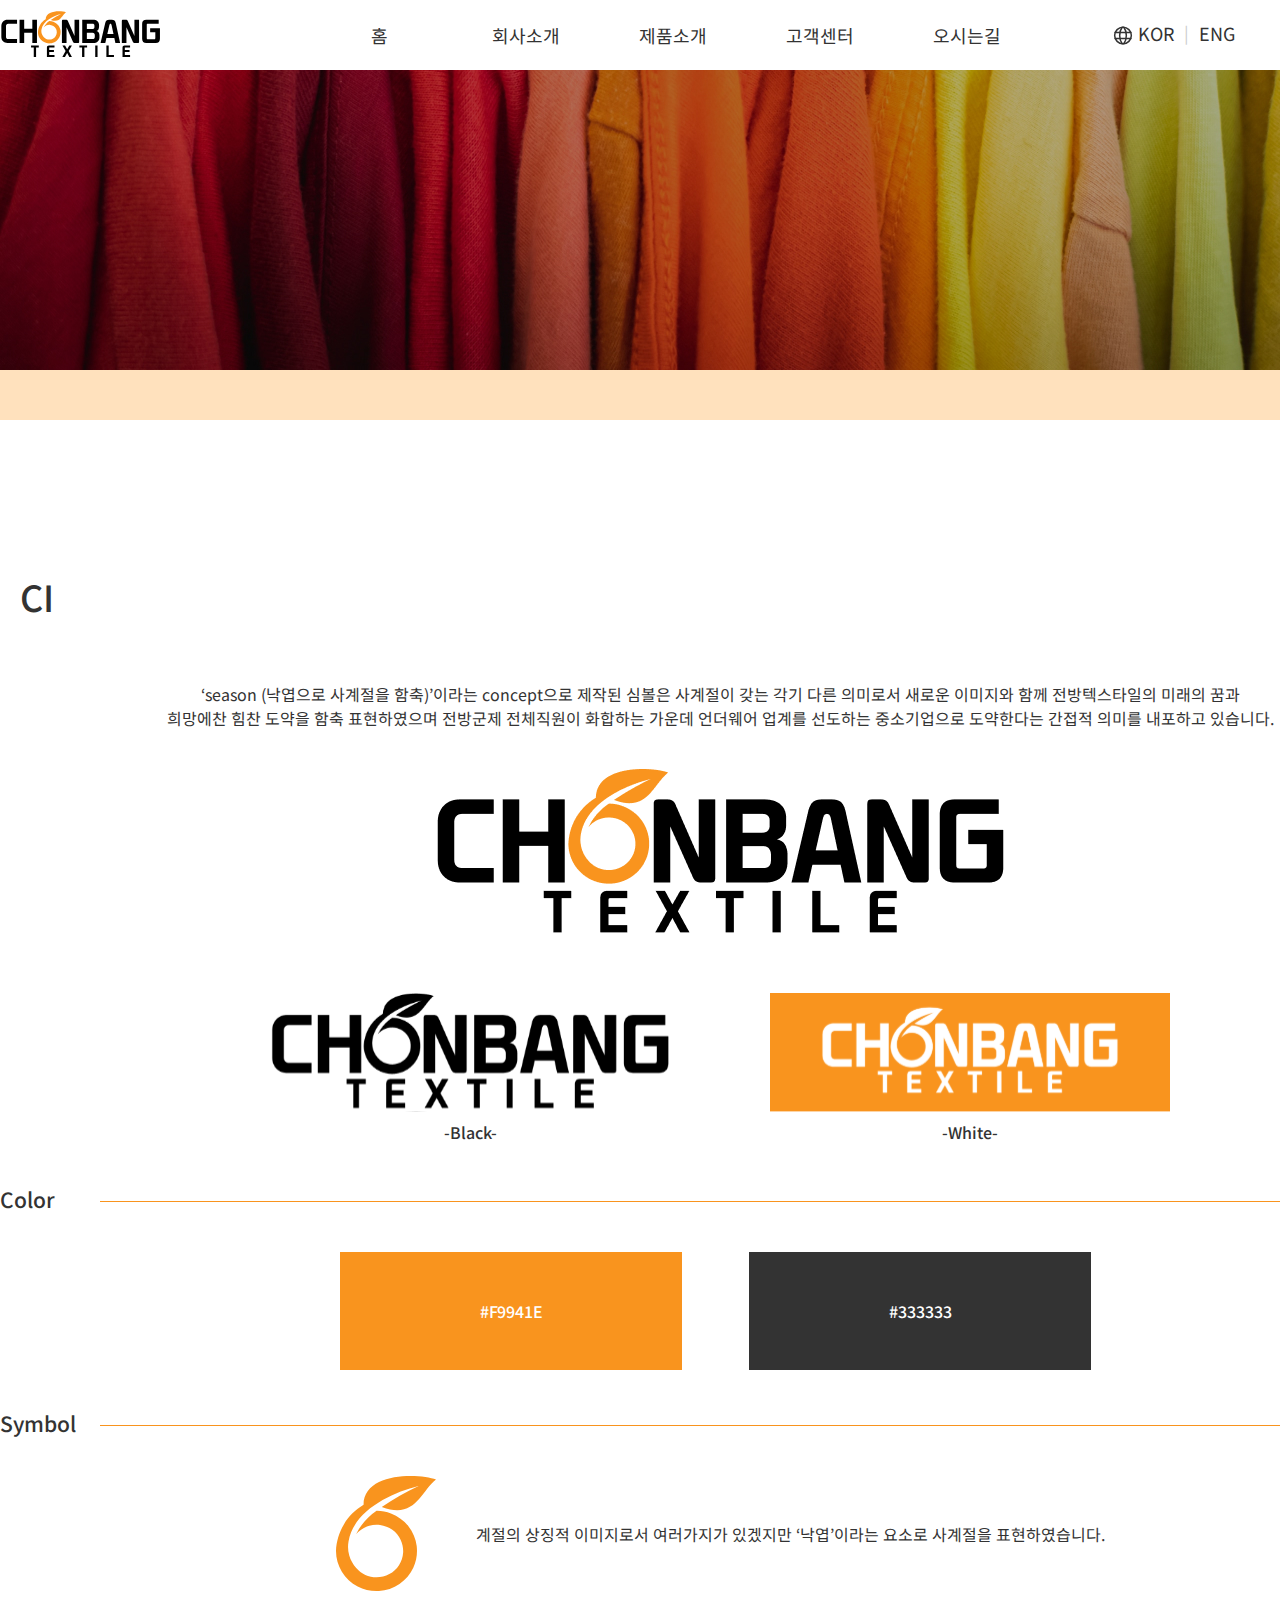
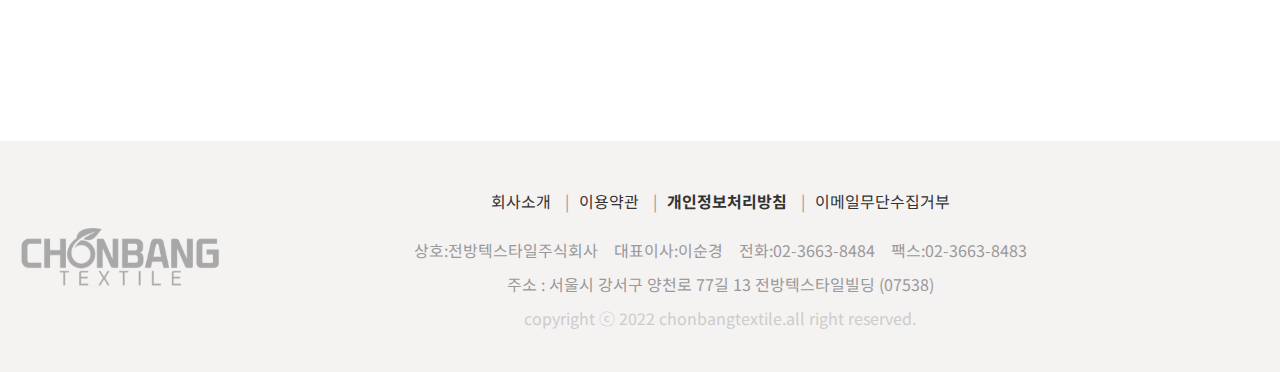
<file: company-ci.html>
<!DOCTYPE html>
<html lang="en">
<head>
    <meta charset="UTF-8">
    <meta http-equiv="X-UA-Compatible" content="IE=edge">
    <meta name="viewport" content="width=device-width, initial-scale=1.0">
    <title>전방텍스타일-CI</title>
    <!-- 파비콘 -->
    <link rel="shortcut icon" href="./images/favicon.png">

    <!-- swiper css링크 -->
    <link rel="stylesheet" href="https://unpkg.com/swiper@8/swiper-bundle.min.css">

    <!-- google wepfont -->
    <link href="https://fonts.googleapis.com/css2?family=Noto+Sans+KR:wght@400;500;700&display=swap" rel="stylesheet">

    <!-- css -->
    <link rel="stylesheet" href="css/default.css">
    <link rel="stylesheet" href="css/pc.css" media="screen and (min-width: 768px)">
    <link rel="stylesheet" href="css/mobile.css" media="screen and (max-width: 767px)">

    <!-- jQuery cdn -->
    <script src="https://ajax.googleapis.com/ajax/libs/jquery/3.6.0/jquery.min.js"></script>

    <!-- swiper js링크 -->
    <script src="https://unpkg.com/swiper@8/swiper-bundle.min.js"></script>
    <script src="./js/main.js"></script>

    <!-- 사이트소개글 -->
    <meta name="description" content="최고의 품질 주식회사 전방텍스타일 홈페이지입니다">

    <!-- 검색 키워드 등록 -->
    <meta name="keywords" content="반응형홈페이지, 웹퍼블리셔, 퍼블리싱포트폴리오, html, css, jquery, 전방텍스타일, 의류, 웹디자인">

    <!-- 저자(작성자) -->
    <meta name="author" content="(이름)">

    <!-- SEO, SNS 최적화(페이스북, 카카오톡 등) -->
    <meta property="og:image" content="./title.jpg">
    <meta property="og:title" content="전방텍스타일 홈페이지">
    <meta property="og:description" content="최고의 품질 주식회사 전방텍스타일 홈페이지입니다">

    
</head>
<body id="company">
    <!--header-->
    <div class="header-component">
        <script src="./components/header.js"></script>
    </div>

    <!-- pc breadcrumbs -->
    <div class="breadcrumbs pc-only">
        <img src="./images/breadcumbs-img.jpg" alt="이미지">
        <div class="breadcrumbs-box">
            <div class="breadcrumbs-text">
                <p>회사소개<span>-</span><strong><a href="./company-ci.html">CI</a></strong></p>
            </div>
        </div>
    </div>

    <!--mobile-depth2-->
    <div id="mobile-depth2" class="mobile-only">
        <ul>
            <li><a href="./company-info.html" >회사소개</a></li>
            <li><a href="./company-history.html">연혁</a></li>
            <li><a href="./company-ci.html" style="color: var(--main-color);">CI</a></li>
            <li><a href="./company-recruit.html">인재채용</a></li>
        </ul>
    </div>
    <div class="company-ci">
        <div id="text-title">
            <h2>CI</h2>
        </div>
        <div class="text-ci">

            <p class="ci-info pc-only">
                ‘season (낙엽으로 사계절을 함축)’이라는 concept으로 제작된 심볼은 사계절이 갖는 각기 다른 의미로서 새로운 이미지와 함께 전방텍스타일의 미래의 꿈과 <br>
                희망에찬 힘찬 도약을 함축 표현하였으며 전방군제 전체직원이 화합하는 가운데 언더웨어 업계를 선도하는 중소기업으로 도약한다는 간접적 의미를 내포하고 있습니다.
            </p>

            <p class="ci-info mobile-only">
                ‘season (낙엽으로 사계절을 함축)’이라는 concept으로 <br> 
                제작된 심볼은 사계절이 갖는 각기 다른 의미로서 <br> 
                새로운 이미지와 함께 전방텍스타일의 미래의 꿈과 <br>
                희망에찬 힘찬 도약을 함축 표현하였으며 <br> 
                전방군제 전체직원이 화합하는 가운데 <br> 
                언더웨어 업계를 선도하는 중소기업으로 <br> 
                도약한다는 간접적 의미를 내포하고 있습니다.
            </p>

            <div class="logo">
                <img src="./images/main-logo 1.svg" alt="메인로고" class="main-logo">
                <div class="logo-color">
                    <ul>
                        <li class="b-logo">
                            <img src="./images/b-logo.svg" alt="블랙로고">
                            <br> -Black-
                        </li>
                        <li class="w-logo">
                            <img src="./images/w-logo.svg"
                            alt="화이트로고">
                            <br> -White-
                        </li>
                    </ul>
                </div>
            </div>

            <div class="ci-title">
                <h3> Color </h3>
                <div class="line"></div>
            </div>

            <div class="ci-color">
                <div class="color1"><p>#F9941E</p></div>
                <div class="color2"><p>#333333</p></div>
            </div>      
            
            <div class="ci-title">
                <h3> Symbol </h3>
                <div class="line"></div>
            </div>
            <div class="ci-symbol">
                <img src="./images/ci-symbol.svg" alt="심볼" class="symbol">
                <p class="pc-only">계절의 상징적 이미지로서 여러가지가 있겠지만 ‘낙엽’이라는 요소로 사계절을 표현하였습니다.</p>
                <p class="mobile-only">계절의 상징적 이미지로서 <br> 
                    여러가지가 있겠지만 ‘낙엽’이라는 요소로 <br> 
                    사계절을 표현하였습니다.
                </p>
            </div>
        </div>
    </div>

    <!--footer-->
    <div class="footer-component">
        <script src="./components/footer.js"></script>
    </div>
</body>
</html>
</file>
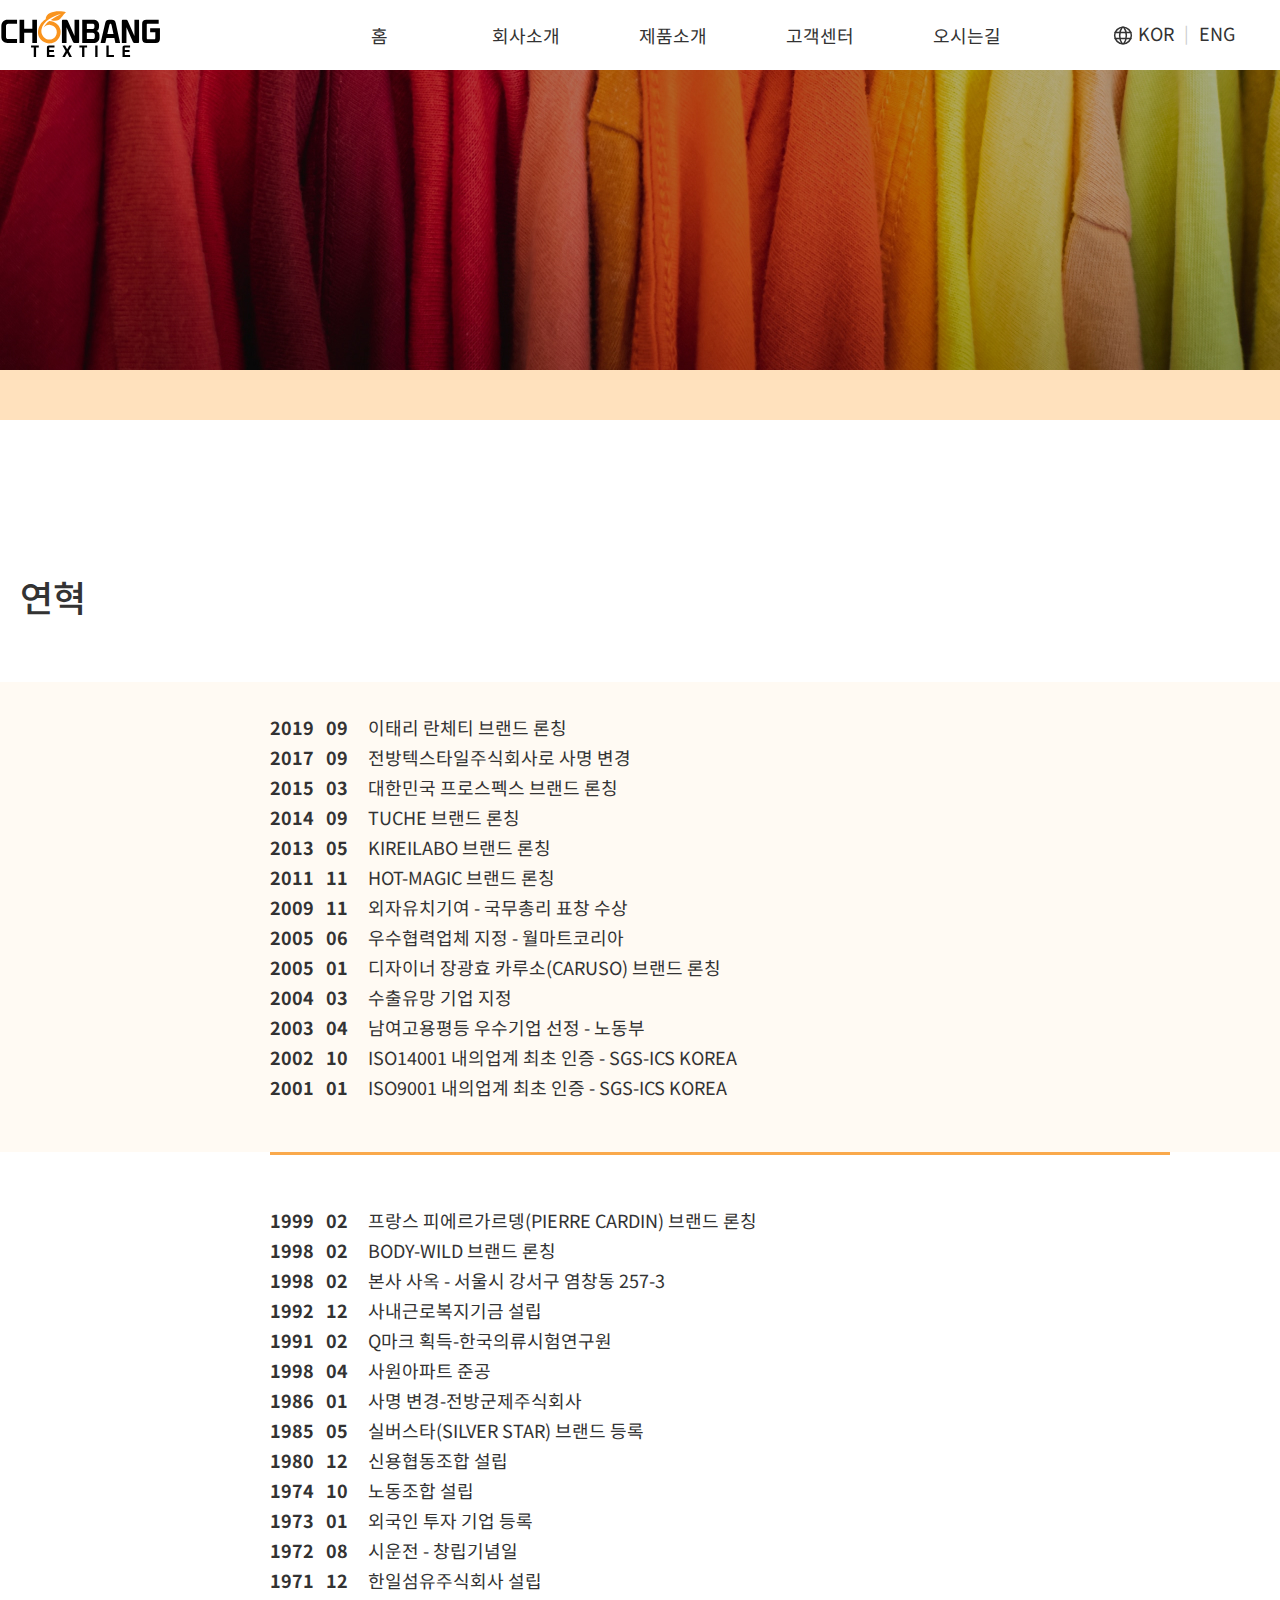
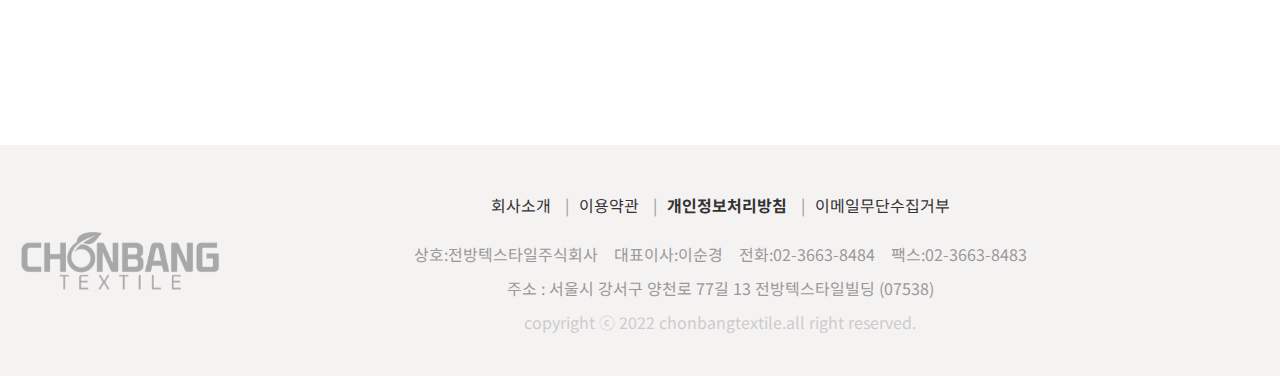
<file: company-history.html>
<!DOCTYPE html>
<html lang="en">
<head>
    <meta charset="UTF-8">
    <meta http-equiv="X-UA-Compatible" content="IE=edge">
    <meta name="viewport" content="width=device-width, initial-scale=1.0">
    <title>전방텍스타일-연혁</title>
    <!-- 파비콘 -->
    <link rel="shortcut icon" href="./images/favicon.png">

    <!-- swiper css링크 -->
    <link rel="stylesheet" href="https://unpkg.com/swiper@8/swiper-bundle.min.css">

    <!-- google wepfont -->
    <link href="https://fonts.googleapis.com/css2?family=Noto+Sans+KR:wght@400;500;700&display=swap" rel="stylesheet">

    <!-- css -->
    <link rel="stylesheet" href="css/default.css">
    <link rel="stylesheet" href="css/pc.css" media="screen and (min-width: 768px)">
    <link rel="stylesheet" href="css/mobile.css" media="screen and (max-width: 767px)">

    <!-- jQuery cdn -->
    <script src="https://ajax.googleapis.com/ajax/libs/jquery/3.6.0/jquery.min.js"></script>

    <!-- swiper js링크 -->
    <script src="https://unpkg.com/swiper@8/swiper-bundle.min.js"></script>
    <script src="./js/main.js"></script>

    <!-- 사이트소개글 -->
    <meta name="description" content="최고의 품질 주식회사 전방텍스타일 홈페이지입니다">

    <!-- 검색 키워드 등록 -->
    <meta name="keywords" content="반응형홈페이지, 웹퍼블리셔, 퍼블리싱포트폴리오, html, css, jquery, 전방텍스타일, 의류, 웹디자인">

    <!-- 저자(작성자) -->
    <meta name="author" content="(이름)">

    <!-- SEO, SNS 최적화(페이스북, 카카오톡 등) -->
    <meta property="og:image" content="./title.jpg">
    <meta property="og:title" content="전방텍스타일 홈페이지">
    <meta property="og:description" content="최고의 품질 주식회사 전방텍스타일 홈페이지입니다">

    
</head>
<body id="company">
    <!--header-->
    <div class="header-component">
        <script src="./components/header.js"></script>
    </div>

    <!-- pc breadcrumbs -->
    <div class="breadcrumbs pc-only">
        <img src="./images/breadcumbs-img.jpg" alt="이미지">
        <div class="breadcrumbs-box">
            <div class="breadcrumbs-text">
                <p>회사소개<span>-</span><strong><a href="./company-history.html">연혁</a></strong></p>
            </div>
        </div>
    </div>

    
    <!--mobile-depth2-->
    <div id="mobile-depth2" class="mobile-only">
        <ul>
            <li><a href="./company-info.html">회사소개</a></li>
            <li><a href="./company-history.html" style="color: var(--main-color);">연혁</a></li>
            <li><a href="./company-ci.html">CI</a></li>
            <li><a href="./company-recruit.html">인재채용</a></li>
        </ul>
    </div>

    <div class="company-history">
        <div id="text-title">
            <h2>연혁</h2>
        </div>
            <div class="history-box">
                <div class="history">
                    <p class="text-history">
                        <span>2019</span><span class="month">09</span>
                        이태리 란체티 브랜드 론칭 <br>
                        <span>2017</span><span class="month">09</span>	  
                        전방텍스타일주식회사로 사명 변경 <br>
                        <span>2015</span><span class="month">03</span>
                        대한민국 프로스펙스 브랜드 론칭 <br>
                        <span>2014</span><span class="month">09</span>
                        TUCHE 브랜드 론칭 <br>
                        <span>2013</span><span class="month">05</span>
                        KIREILABO 브랜드 론칭 <br>
                        <span>2011</span><span class="month">11</span>
                        HOT-MAGIC 브랜드 론칭 <br>
                        <span>2009</span><span class="month">11</span>
                        외자유치기여 - 국무총리 표창 수상 <br>
                        <span>2005</span><span class="month">06</span>
                        우수협력업체 지정 - 월마트코리아 <br>
                        <span>2005</span><span class="month">01</span>
                        디자이너 장광효 카루소(CARUSO) 브랜드 론칭 <br>
                        <span>2004</span><span class="month">03</span>
                        수출유망 기업 지정 <br>
                        <span>2003</span><span class="month">04</span>
                        남여고용평등 우수기업 선정 - 노동부 <br>
                        <span>2002</span><span class="month">10</span>
                        ISO14001 내의업계 최초 인증 - SGS-ICS KOREA <br>
                        <span>2001</span><span class="month">01</span>
                        ISO9001 내의업계 최초 인증 - SGS-ICS KOREA <br>
                    </p>
                </div>
            </div>
                <div class="line"></div>
                <div class="history">
                    <p class="text-history his2" >
                        <span>1999</span><span class="month">02</span>
                        프랑스 피에르가르뎅(PIERRE CARDIN) 브랜드 론칭 <br>
                        <span>1998</span><span class="month">02</span>	  BODY-WILD 브랜드 론칭 <br>
                        <span>1998</span><span class="month">02</span>
                        본사 사옥 - 서울시 강서구 염창동 257-3 <br>
                        <span>1992</span><span class="month">12</span>
                        사내근로복지기금 설립 <br>
                        <span>1991</span><span class="month">02</span>
                        Q마크 획득-한국의류시험연구원 <br>
                        <span>1998</span><span class="month">04</span>
                        사원아파트 준공 <br>
                        <span>1986</span><span class="month">01</span>
                        사명 변경-전방군제주식회사 <br>
                        <span>1985</span><span class="month">05</span>
                        실버스타(SILVER STAR) 브랜드 등록 <br>
                        <span>1980</span><span class="month">12</span>
                        신용협동조합 설립 <br>
                        <span>1974</span><span class="month">10</span>
                        노동조합 설립 <br>
                        <span>1973</span><span class="month">01</span>
                        외국인 투자 기업 등록 <br>
                        <span>1972</span><span class="month">08</span>
                        시운전 - 창립기념일 <br>
                        <span>1971</span><span class="month">12</span>
                        한일섬유주식회사 설립 <br>
                    </p>
                </div> 
    </div>

    <!--footer-->
    <div class="footer-component">
        <script src="./components/footer.js"></script>
    </div>

</body>
</html>
</file>
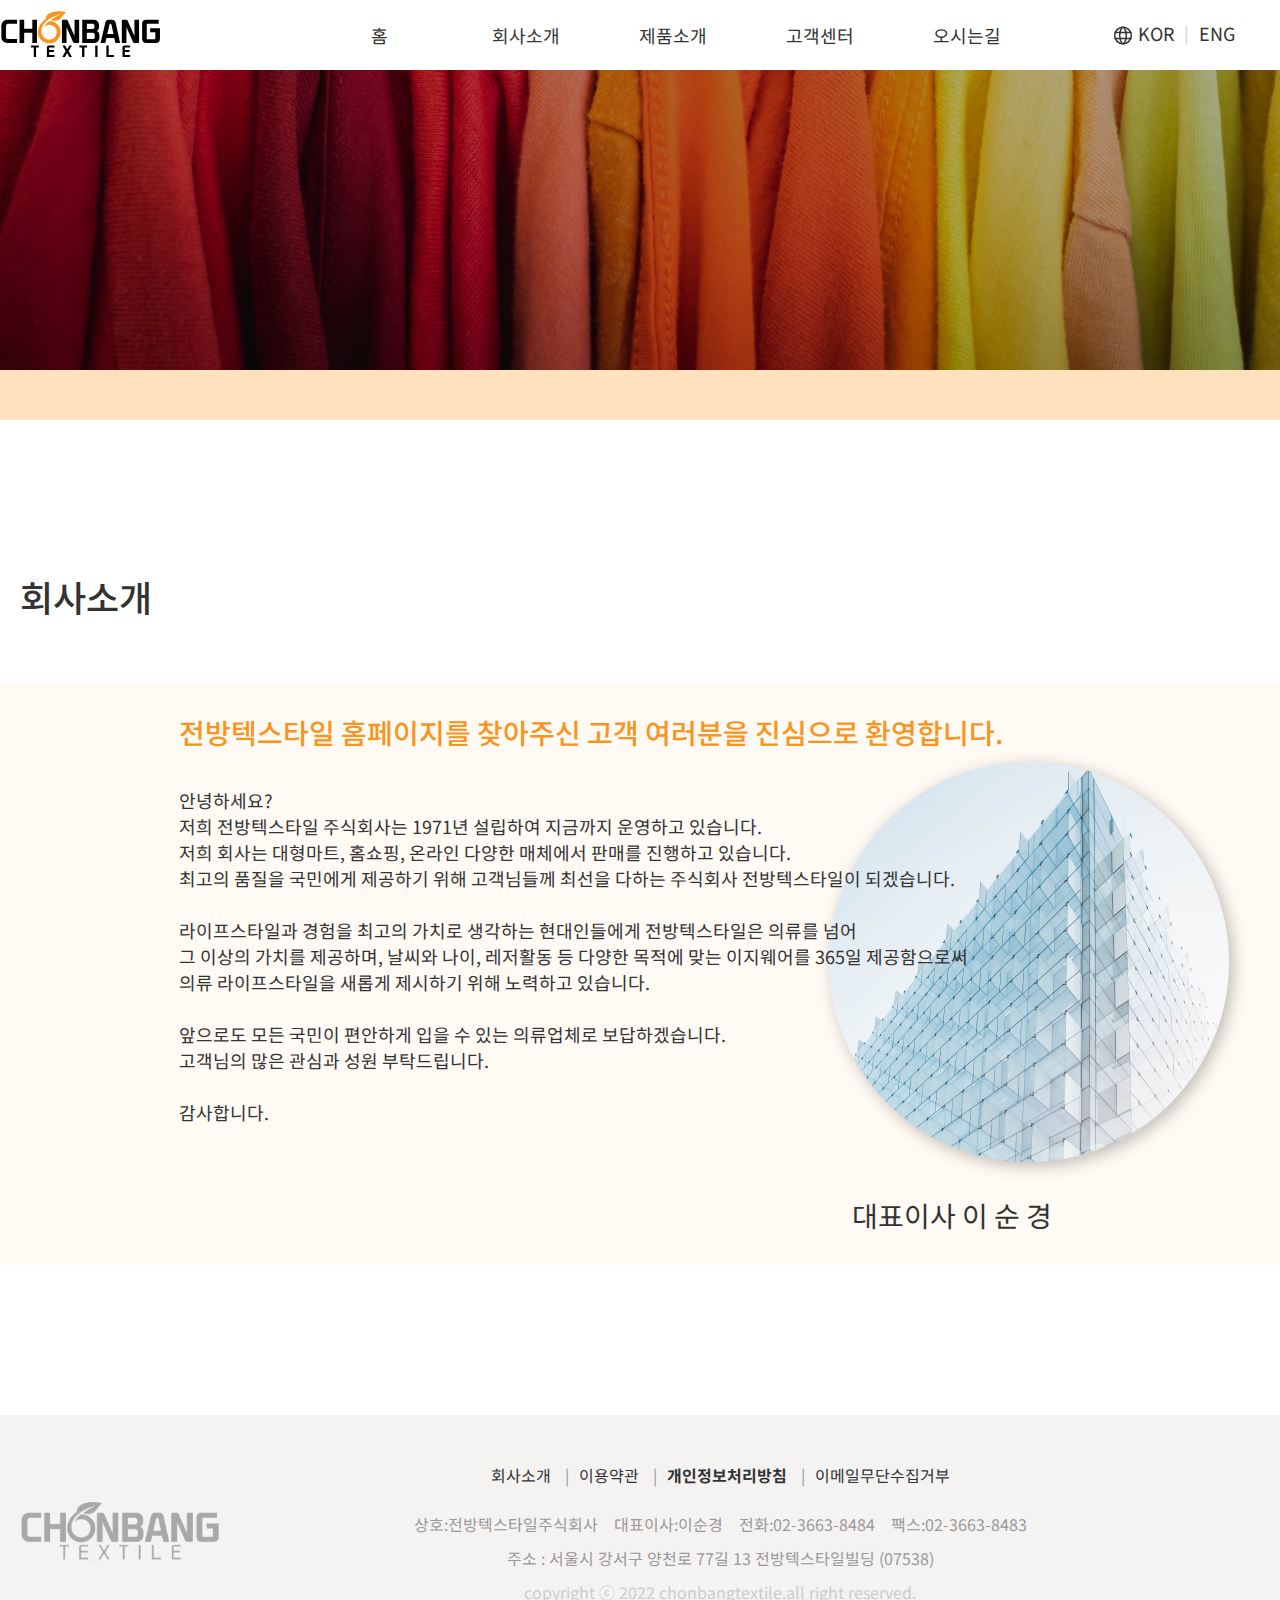
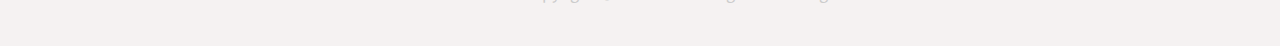
<file: company-info.html>
<!DOCTYPE html>
<html lang="en">
<head>
    <meta charset="UTF-8">
    <meta http-equiv="X-UA-Compatible" content="IE=edge">
    <meta name="viewport" content="width=device-width, initial-scale=1.0">
    <title>전방텍스타일-회사소개</title>
    <!-- 파비콘 -->
    <link rel="shortcut icon" href="./images/favicon.png">

    <!-- swiper css링크 -->
    <link rel="stylesheet" href="https://unpkg.com/swiper@8/swiper-bundle.min.css">

    <!-- google wepfont -->
    <link href="https://fonts.googleapis.com/css2?family=Noto+Sans+KR:wght@400;500;700&display=swap" rel="stylesheet">

    <!-- css -->
    <link rel="stylesheet" href="css/default.css">
    <link rel="stylesheet" href="css/pc.css" media="screen and (min-width: 768px)">
    <link rel="stylesheet" href="css/mobile.css" media="screen and (max-width: 767px)">

    <!-- jQuery cdn -->
    <script src="https://ajax.googleapis.com/ajax/libs/jquery/3.6.0/jquery.min.js"></script>

    <!-- swiper js링크 -->
    <script src="https://unpkg.com/swiper@8/swiper-bundle.min.js"></script>
    <script src="./js/main.js"></script>

    <!-- 사이트소개글 -->
    <meta name="description" content="최고의 품질 주식회사 전방텍스타일 홈페이지입니다">

    <!-- 검색 키워드 등록 -->
    <meta name="keywords" content="반응형홈페이지, 웹퍼블리셔, 퍼블리싱포트폴리오, html, css, jquery, 전방텍스타일, 의류, 웹디자인">

    <!-- 저자(작성자) -->
    <meta name="author" content="(이름)">

    <!-- SEO, SNS 최적화(페이스북, 카카오톡 등) -->
    <meta property="og:image" content="./title.jpg">
    <meta property="og:title" content="전방텍스타일 홈페이지">
    <meta property="og:description" content="최고의 품질 주식회사 전방텍스타일 홈페이지입니다">

    
</head>
<body id="company">
    <!--header-->
    <div class="header-component">
        <script src="./components/header.js"></script>
    </div>
    
    <!-- pc breadcrumbs -->
    <div class="breadcrumbs pc-only">
            <img src="./images/breadcumbs-img.jpg" alt="이미지">
        <div class="breadcrumbs-box">
            <div class="breadcrumbs-text">
                <p>회사소개<span>-</span><strong><a href="./company-info.html">회사소개</a></strong></p>
            </div>
        </div>
    </div>

    <!--mobile-depth2-->
    <div id="mobile-depth2" class="mobile-only">
        <ul>
            <li><a href="./company-info.html" style="color: var(--main-color);">회사소개</a></li>
            <li><a href="./company-history.html">연혁</a></li>
            <li><a href="./company-ci.html">CI</a></li>
            <li><a href="./company-recruit.html">인재채용</a></li>
        </ul>
    </div>

    <div class="company-info">
        <div id="text-title">
            <h2>회사소개</h2>
        </div>
        <div class="company-info-textbox">
            <div class="text-info pc-only">
                <h3 class="info-title">
                    전방텍스타일 홈페이지를 찾아주신 고객 여러분을 진심으로 환영합니다.
                 </h3>
                 <p>
                     안녕하세요? <br>
                     저희 전방텍스타일  주식회사는 1971년 설립하여 지금까지 운영하고 있습니다. <br>
                     저희 회사는 대형마트, 홈쇼핑, 온라인 다양한 매체에서 판매를 진행하고 있습니다. <br>
                     최고의 품질을 국민에게 제공하기 위해 고객님들께 최선을 다하는 주식회사 전방텍스타일이 되겠습니다.
                 </p>
                 <p>
                     라이프스타일과 경험을 최고의 가치로 생각하는 현대인들에게 전방텍스타일은 의류를 넘어 <br>
                     그 이상의 가치를 제공하며, 날씨와 나이, 레저활동 등 다양한 목적에 맞는 이지웨어를 365일 제공함으로써 <br>
                     의류 라이프스타일을 새롭게 제시하기 위해 노력하고 있습니다.
                 </p>
                 <p>
                     앞으로도 모든 국민이 편안하게 입을 수 있는 의류업체로 보답하겠습니다. <br>
                     고객님의 많은 관심과 성원 부탁드립니다.
                 </p>
                 <p>
                     감사합니다.
                 </p>
                 <h3 class="name">
                     대표이사 이 순 경 
                 </h3>
                 <img src="./images/company-info.jpg" 
                      alt="전방텍스타일" class="company-img pc-only"
                 >
            </div>
            <div class="text-info mobile-only">
                <h3 class="info-title">
                    전방텍스타일 홈페이지를 찾아주신 <br> 
                    고객 여러분을 진심으로 환영합니다.
                 </h3>
                 <p>
                     안녕하세요? 
                </p>
                 <p>
                     저희 전방텍스타일 주식회사는 <br> 
                     1971년 설립하여 지금까지 운영하고 있습니다. <br>
                     저희 회사는 대형마트, 홈쇼핑, 온라인 <br> 
                     다양한 매체에서 판매를 진행하고 있습니다. <br>
                     최고의 품질을 국민에게 제공하기 위해 고객님들께 <br> 
                     최선을 다하는 주식회사 전방텍스타일이 되겠습니다.
                 </p>
                 <p>
                     라이프스타일과 경험을 최고의 가치로 생각하는 <br> 
                     현대인들에게 전방텍스타일은 의류를 넘어 <br>
                     그 이상의 가치를 제공하며, 날씨와 나이, 레저활동 등 <br>
                     다양한 목적에 맞는 이지웨어를 365일 제공함으로써 <br>
                     의류 라이프스타일을 새롭게 제시하기 위해 <br>
                     노력하고 있습니다.
                 </p>
                 <p>
                     앞으로도 모든 국민이 편안하게 <br> 
                     입을 수 있는 의류업체로 보답하겠습니다. <br>
                     고객님의 많은 관심과 성원 부탁드립니다.
                 </p>
                 <p>
                     감사합니다.
                 </p>
                 <h3 class="name">
                     대표이사 이 순 경 
                 </h3>
                 <img src="./images/company-info.jpg" 
                      alt="전방텍스타일" class="company-img mobile-only">
            </div>
        </div>
        
    </div>

    <!--footer-->
    <div class="footer-component">
        <script src="./components/footer.js"></script>
    </div>

</body>
</html>
</file>
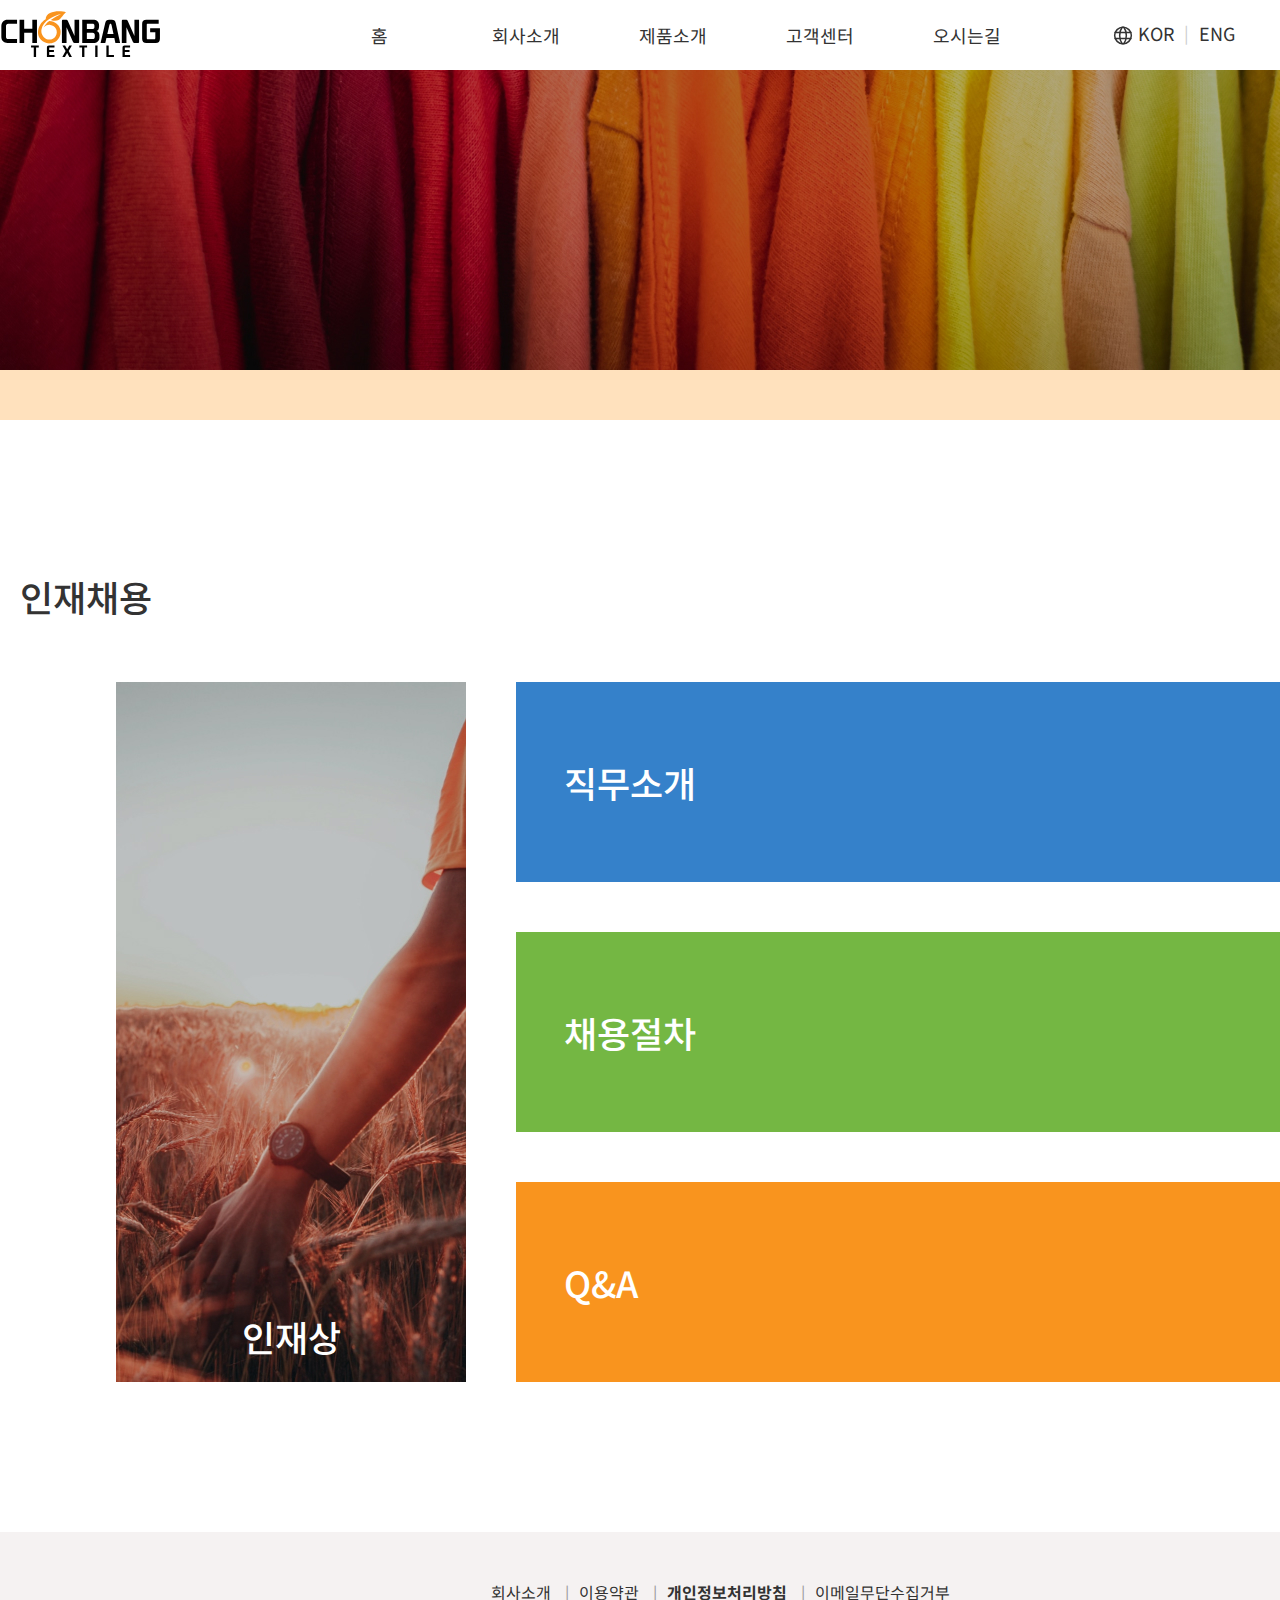
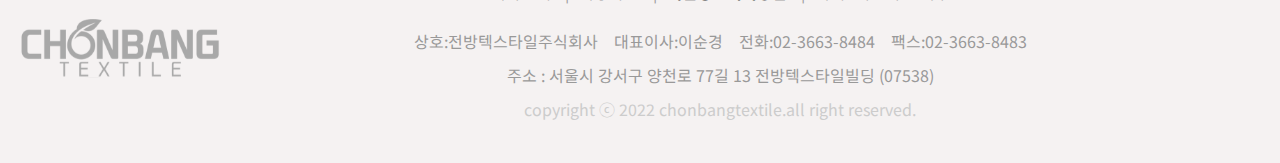
<file: company-recruit.html>
<!DOCTYPE html>
<html lang="en">
<head>
    <meta charset="UTF-8">
    <meta http-equiv="X-UA-Compatible" content="IE=edge">
    <meta name="viewport" content="width=device-width, initial-scale=1.0">
    <title>전방텍스타일-인재채용</title>
    <!-- 파비콘 -->
    <link rel="shortcut icon" href="./images/favicon.png">

    <!-- swiper css링크 -->
    <link rel="stylesheet" href="https://unpkg.com/swiper@8/swiper-bundle.min.css">

    <!-- google wepfont -->
    <link href="https://fonts.googleapis.com/css2?family=Noto+Sans+KR:wght@400;500;700&display=swap" rel="stylesheet">

    <!-- css -->
    <link rel="stylesheet" href="css/default.css">
    <link rel="stylesheet" href="css/pc.css" media="screen and (min-width: 768px)">
    <link rel="stylesheet" href="css/mobile.css" media="screen and (max-width: 767px)">

    <!-- jQuery cdn -->
    <script src="https://ajax.googleapis.com/ajax/libs/jquery/3.6.0/jquery.min.js"></script>

    <!-- swiper js링크 -->
    <script src="https://unpkg.com/swiper@8/swiper-bundle.min.js"></script>
    <script src="./js/main.js"></script>

    <!-- 사이트소개글 -->
    <meta name="description" content="최고의 품질 주식회사 전방텍스타일 홈페이지입니다">

    <!-- 검색 키워드 등록 -->
    <meta name="keywords" content="반응형홈페이지, 웹퍼블리셔, 퍼블리싱포트폴리오, html, css, jquery, 전방텍스타일, 의류, 웹디자인">

    <!-- 저자(작성자) -->
    <meta name="author" content="(이름)">

    <!-- SEO, SNS 최적화(페이스북, 카카오톡 등) -->
    <meta property="og:image" content="./title.jpg">
    <meta property="og:title" content="전방텍스타일 홈페이지">
    <meta property="og:description" content="최고의 품질 주식회사 전방텍스타일 홈페이지입니다">

    
</head>
<body id="company">
    <!--header-->
    <div class="header-component">
        <script src="./components/header.js"></script>
    </div>

    <!-- pc breadcrumbs -->
    <div class="breadcrumbs pc-only">
        <img src="./images/breadcumbs-img.jpg" alt="이미지">
        <div class="breadcrumbs-box">
            <div class="breadcrumbs-text">
                <p>회사소개<span>-</span><strong><a href="./company-recruit.html">인재채용</a></strong></p>
            </div>
        </div>
    </div>

    <!--mobile-depth2-->
    <div id="mobile-depth2" class="mobile-only">
        <ul>
            <li><a href="./company-info.html" >회사소개</a></li>
            <li><a href="./company-history.html">연혁</a></li>
            <li><a href="./company-ci.html">CI</a></li>
            <li><a href="./company-recruit.html" style="color: var(--main-color);">인재채용</a></li>
        </ul>
    </div>

    <div class="company-recruit">
        <div id="text-title">
            <h2>인재채용</h2>
        </div>

        <div class="recruit">
            <a href="#">
                <div class="recruit-talent">
                    <h2>인재상</h2>
                </div>
            </a>

            <div class="recruit-box">
                <a href="#">
                <div class="recruit-info recruit-btn">
                    <h2>직무소개</h2>
                </div>
                </a>
                <a href="#">
                <div class="recruit-step recruit-btn">
                    <h2>채용절차</h2>
                </div>
                </a>
                <a href="#">
                <div class="recruit-qna recruit-btn">
                    <h2>Q&A</h2>
                </div>
                </a>
            </div>
        </div>    
    </div>

    <!--footer-->
    <div class="footer-component">
        <script src="./components/footer.js"></script>
    </div>

</body>
</html>
</file>
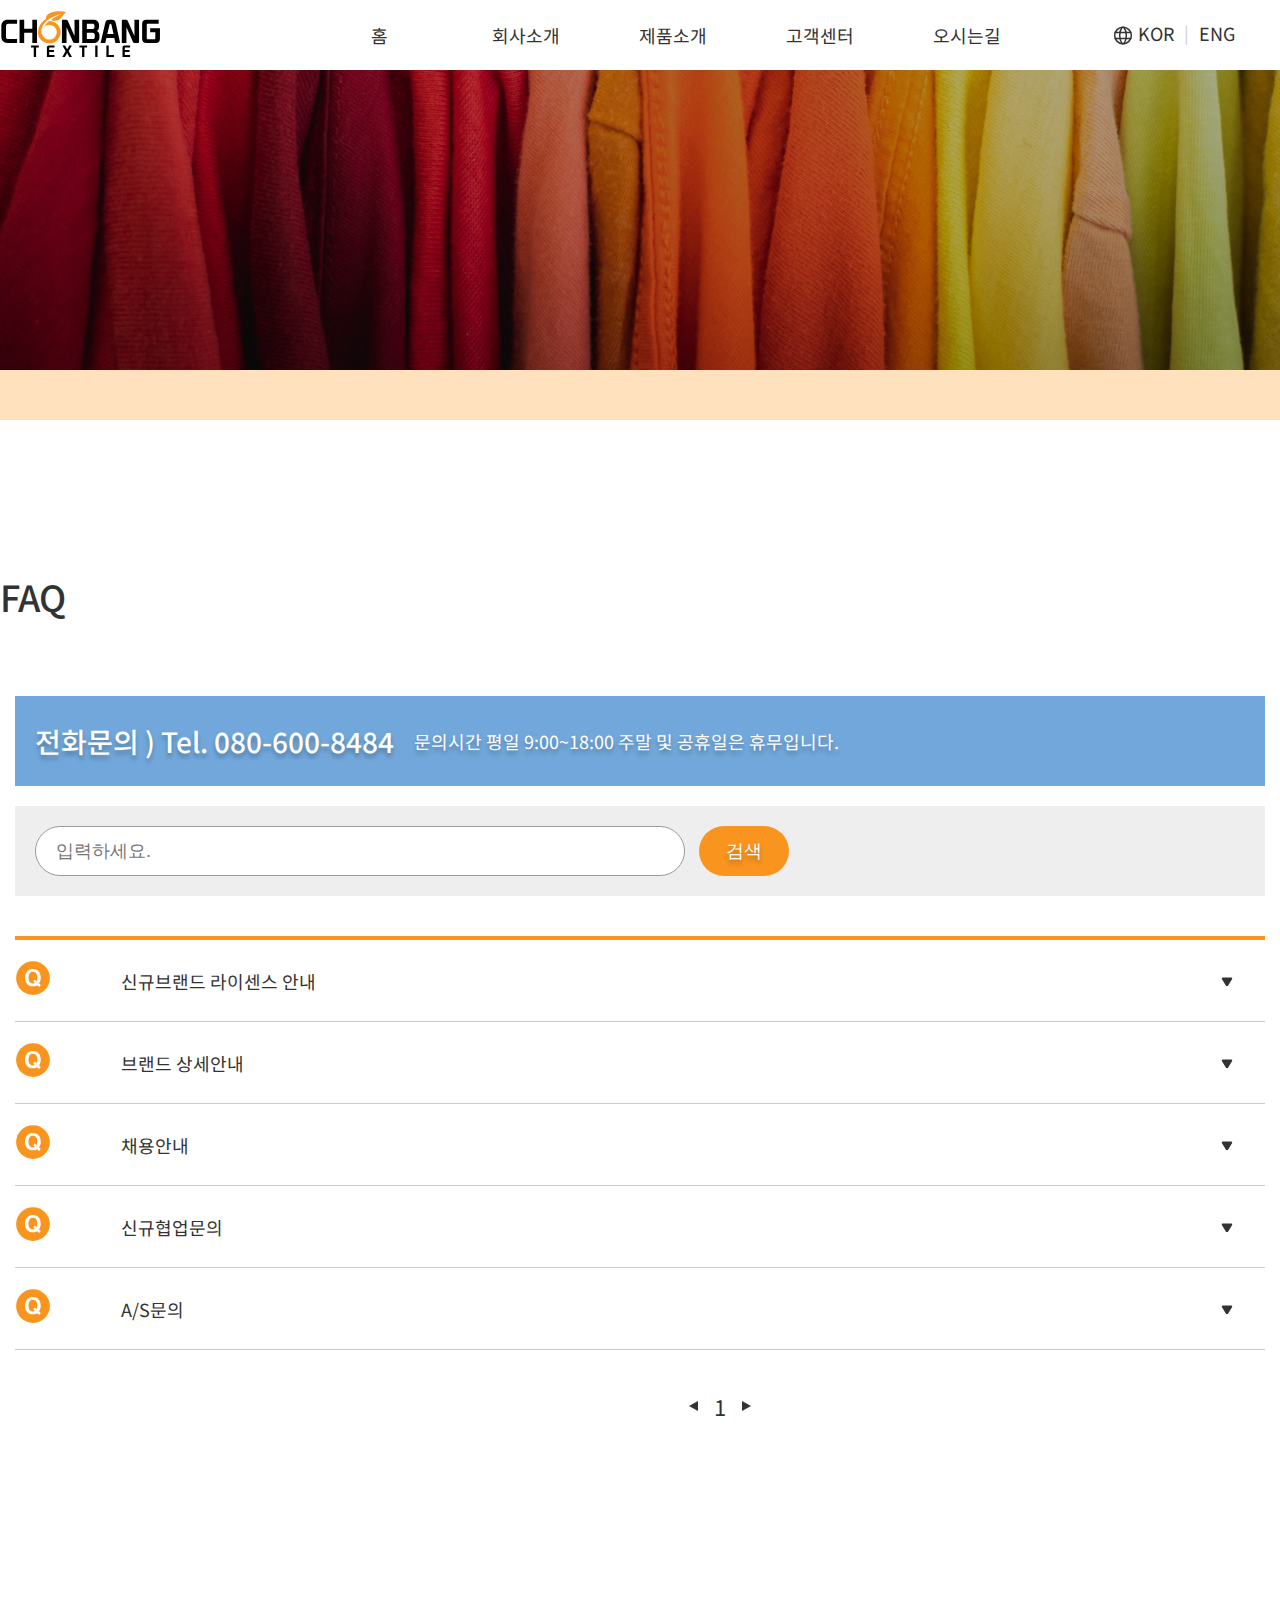
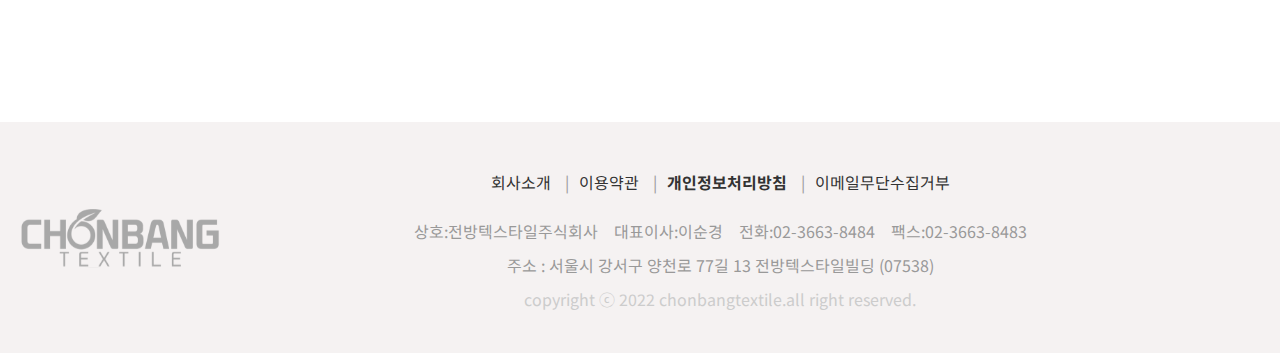
<file: FAQ.html>
<!DOCTYPE html>
<html lang="en">

<head>
    <meta charset="UTF-8">
    <meta http-equiv="X-UA-Compatible" content="IE=edge">
    <meta name="viewport" content="width=device-width, initial-scale=1.0">
    <title>고객센터-News</title>
    <!-- 파비콘 -->
    <link rel="shortcut icon" href="./images/favicon.png">

    <!-- swiper css링크 -->
    <link rel="stylesheet" href="https://unpkg.com/swiper@8/swiper-bundle.min.css">

    <!-- google wepfont -->
    <link href="https://fonts.googleapis.com/css2?family=Noto+Sans+KR:wght@400;500;700&display=swap" rel="stylesheet">

    <!-- css -->
    <link rel="stylesheet" href="css/default.css">
    <link rel="stylesheet" href="css/pc.css" media="screen and (min-width: 768px)">
    <link rel="stylesheet" href="css/mobile.css" media="screen and (max-width: 767px)">

    <!-- jQuery cdn -->
    <script src="https://ajax.googleapis.com/ajax/libs/jquery/3.6.0/jquery.min.js"></script>

    <!-- swiper js링크 -->
    <script src="https://unpkg.com/swiper@8/swiper-bundle.min.js"></script>
    <script src="./js/main.js"></script>

    <!-- 사이트소개글 -->
    <meta name="description" content="최고의 품질 주식회사 전방텍스타일 홈페이지입니다">

    <!-- 검색 키워드 등록 -->
    <meta name="keywords" content="반응형홈페이지, 웹퍼블리셔, 퍼블리싱포트폴리오, html, css, jquery, 전방텍스타일, 의류, 웹디자인">

    <!-- 저자(작성자) -->
    <meta name="author" content="(이름)">

    <!-- SEO, SNS 최적화(페이스북, 카카오톡 등) -->
    <meta property="og:image" content="./title.jpg">
    <meta property="og:title" content="전방텍스타일 홈페이지">
    <meta property="og:description" content="최고의 품질 주식회사 전방텍스타일 홈페이지입니다">


</head>

<body id="FAQ-page">
    <!--해더-->
    <div class="header-component">
        <script src="./components/header.js"></script>
    </div>

    <!-- pc breadcrumbs -->
    <div class="breadcrumbs pc-only">
        <img src="./images/breadcumbs-img.jpg" alt="이미지">
        <div class="breadcrumbs-box">
            <div class="breadcrumbs-text">
                <p>고객센터<span>-</span><strong><a href="./FAQ.html">FAQ</a></strong></p>
            </div>
        </div>
    </div>

    
    <!--mobile-depth2-->
    <div id="mobile-depth2" class="mobile-only">
        <ul>
            <li><a href="./news.html">News</a></li>
            <li><a href="./FAQ.html" style="color: var(--main-color);">FAQ</a></li>
        </ul>
    </div>

    <div id="text-title">
        <h2>FAQ</h2>
    </div>

    <div class="FAQ-call">
        <h1>
            <a href="tel:080-600-8484">
            전화문의 ) Tel. 080-600-8484
            </a> 
        </h1>
        <p>문의시간 평일 9:00~18:00 <br class="mobile-only">주말 및 공휴일은 휴무입니다.</p>
    </div>

    <div class="FAQ-search">
        <form>
            <input type="text" placeholder="입력하세요.">
            <button type="submit">검색</button>
        </form>        
        
    </div>
    
    <div class="FAQ-text-box">
        <ul>
            <li>
                <div class="col-icon1">
                    <img src="./images/icon_q.svg" alt="아이콘">
                </div>
                <div class="col-text">신규브랜드 라이센스 안내</div>
                <div class="col-icon2">
                    <img src="./images/icon_triangle-down.svg" alt="아이콘">
                </div>
            </li>
            <li>
                <div class="col-icon1">
                    <img src="./images/icon_q.svg" alt="아이콘">
                </div>
                <div class="col-text">브랜드 상세안내</div>
                <div class="col-icon2">
                    <img src="./images/icon_triangle-down.svg" alt="아이콘">
                </div>
            </li>
            <li>
                <div class="col-icon1">
                    <img src="./images/icon_q.svg" alt="아이콘">
                </div>
                <div class="col-text">채용안내</div>
                <div class="col-icon2">
                    <img src="./images/icon_triangle-down.svg" alt="아이콘">
                </div>
            </li>
            <li>
                <div class="col-icon1">
                    <img src="./images/icon_q.svg" alt="아이콘">
                </div>
                <div class="col-text">신규협업문의</div>
                <div class="col-icon2">
                    <img src="./images/icon_triangle-down.svg" alt="아이콘">
                </div>
            </li>
            <li>
                <div class="col-icon1">
                    <img src="./images/icon_q.svg" alt="아이콘">
                </div>
                <div class="col-text">A/S문의</div>
                <div class="col-icon2">
                    <img src="./images/icon_triangle-down.svg" alt="아이콘">
                </div>
            </li>
        </ul>
    </div>
    <div class="page">
        <a href="#"><img src="./images/triangle-left.svg" alt="왼쪽페이지로가기"></a>
        <a href="#">1</a>
        <a href="#"><img src="./images/triangle-right.svg" alt="오른쪽페이지로가기"></a>
    </div>



    <!--풋터-->
    <div class="footer-component">
        <script src="./components/footer.js"></script>
    </div>

</body>

</html>
</file>
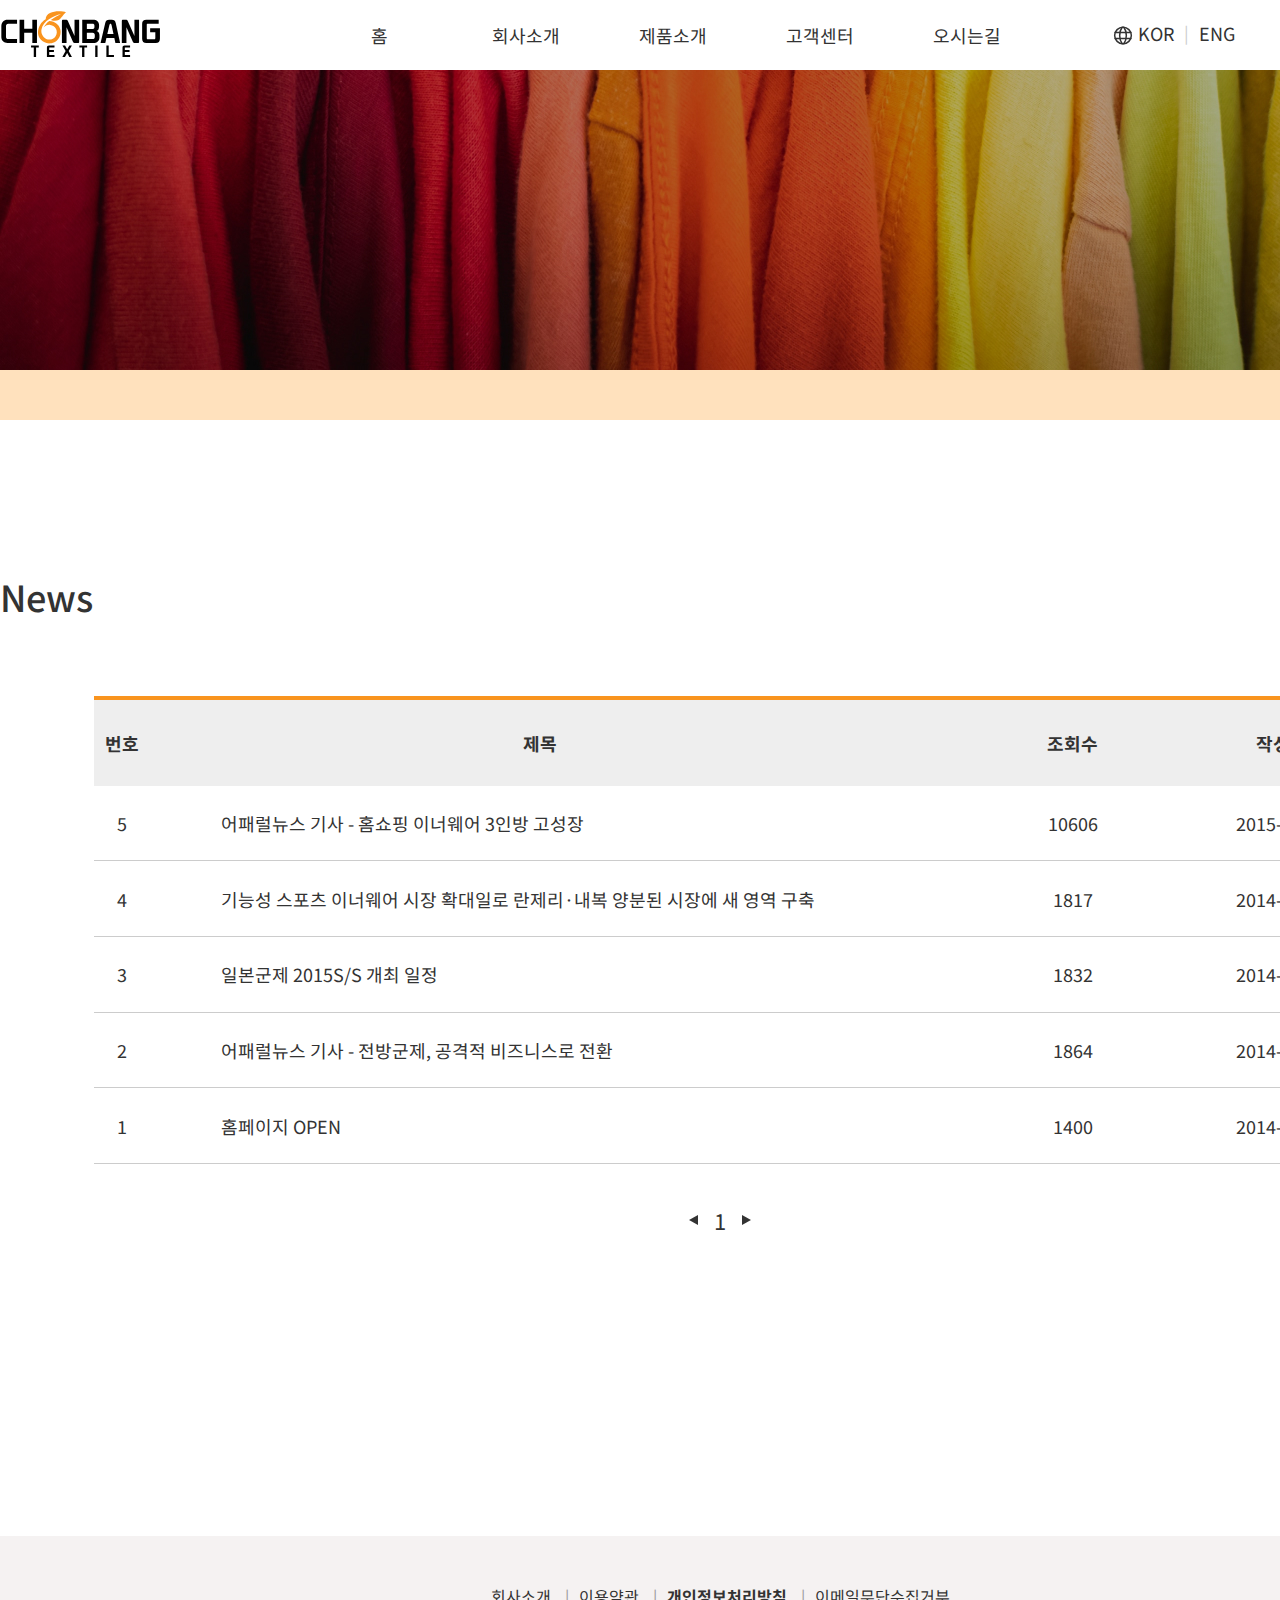
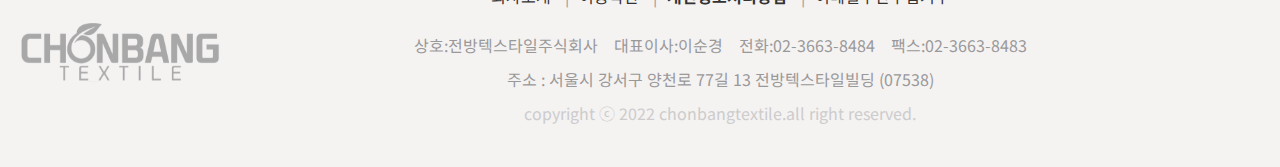
<file: news.html>
<!DOCTYPE html>
<html lang="en">

<head>
    <meta charset="UTF-8">
    <meta http-equiv="X-UA-Compatible" content="IE=edge">
    <meta name="viewport" content="width=device-width, initial-scale=1.0">
    <title>고객센터-News</title>
    <!-- 파비콘 -->
    <link rel="shortcut icon" href="./images/favicon.png">

    <!-- swiper css링크 -->
    <link rel="stylesheet" href="https://unpkg.com/swiper@8/swiper-bundle.min.css">

    <!-- google wepfont -->
    <link href="https://fonts.googleapis.com/css2?family=Noto+Sans+KR:wght@400;500;700&display=swap" rel="stylesheet">

    <!-- css -->
    <link rel="stylesheet" href="css/default.css">
    <link rel="stylesheet" href="css/pc.css" media="screen and (min-width: 768px)">
    <link rel="stylesheet" href="css/mobile.css" media="screen and (max-width: 767px)">

    <!-- jQuery cdn -->
    <script src="https://ajax.googleapis.com/ajax/libs/jquery/3.6.0/jquery.min.js"></script>

    <!-- swiper js링크 -->
    <script src="https://unpkg.com/swiper@8/swiper-bundle.min.js"></script>
    <script src="./js/main.js"></script>

    <!-- 사이트소개글 -->
    <meta name="description" content="최고의 품질 주식회사 전방텍스타일 홈페이지입니다">

    <!-- 검색 키워드 등록 -->
    <meta name="keywords" content="반응형홈페이지, 웹퍼블리셔, 퍼블리싱포트폴리오, html, css, jquery, 전방텍스타일, 의류, 웹디자인">

    <!-- 저자(작성자) -->
    <meta name="author" content="(이름)">

    <!-- SEO, SNS 최적화(페이스북, 카카오톡 등) -->
    <meta property="og:image" content="./title.jpg">
    <meta property="og:title" content="전방텍스타일 홈페이지">
    <meta property="og:description" content="최고의 품질 주식회사 전방텍스타일 홈페이지입니다">


</head>

<body id="news-page">
    <!--해더-->
    <div class="header-component">
        <script src="./components/header.js"></script>
    </div>

    <!-- pc breadcrumbs -->
    <div class="breadcrumbs pc-only">
        <img src="./images/breadcumbs-img.jpg" alt="이미지">
        <div class="breadcrumbs-box">
            <div class="breadcrumbs-text">
                <p>고객센터<span>-</span><strong><a href="./news.html">News</a></strong></p>
            </div>
        </div>
    </div>


    <!--mobile-depth2-->
    <div id="mobile-depth2" class="mobile-only">
        <ul>
            <li><a href="./news.html" style="color: var(--main-color);">News</a></li>
            <li><a href="./FAQ.html">FAQ</a></li>
        </ul>
    </div>
    <div id="text-title">
        <h2>News</h2>
    </div>
    <div class="news-box">
        <table>
            <thead>
                <tr>
                    <th>번호</th>
                    <th>제목</th>
                    <th class="pc-only">조회수</th>
                    <th>작성일</th>
                </tr>
            </thead>
            <tbody>
                <tr>
                    <td>5</td>
                    <td>어패럴뉴스 기사 - 홈쇼핑 이너웨어<span class="pc-only"> 3인방 고성장</span></td>
                    <td class="pc-only">10606</td>
                    <td>2015-04-29</td>
                </tr>
                <tr>
                    <td>4</td>
                    <td>기능성 스포츠 이너웨어 시장 확대<span class="pc-only">일로 란제리·내복 양분된 시장에 새 영역 구축</span></td>
                    <td class="pc-only">1817</td>
                    <td>2014-10-17</td>
                </tr>
                <tr>
                    <td>3</td>
                    <td>일본군제 2015S/S 개최 일정</td>
                    <td class="pc-only">1832</td>
                    <td>2014-10-13</td>
                </tr>
                <tr>
                    <td>2</td>
                    <td>어패럴뉴스 기사 - 전방군제, 공격적 비즈니스<span class="pc-only">로 전환</span></td>
                    <td class="pc-only">1864</td>
                    <td>2014-08-12</td>
                </tr>
                <tr>
                    <td>1</td>
                    <td>홈페이지 OPEN</td>
                    <td class="pc-only">1400</td>
                    <td>2014-07-29</td>
                </tr>
            </tbody>
        </table>
    </div>
    <div class="page">
        <a href="#"><img src="./images/triangle-left.svg" alt="왼쪽페이지로가기"></a>
        <a href="#">1</a>
        <a href="#"><img src="./images/triangle-right.svg" alt="오른쪽페이지로가기"></a>
    </div>



    <!--풋터-->
    <div class="footer-component">
        <script src="./components/footer.js"></script>
    </div>
</body>

</html>
</file>
<file: css/default.css>
:root {
    --main-color:#F9941E;
    --sub-color1:#74B743;
    --sub-color2:#3581CA;
    --sub-color3:#A8A8A8;
    --text-color1:#333;
    --text-color2:#999;
    --text-color3:#ccc;
    --text-color4:#fff;
}

* {
    margin: 0;
    padding: 0;
    box-sizing: border-box;
}

html {
    scroll-behavior: smooth;
}

ul {
    list-style-type: none;
}

a {
    text-decoration: none;
    color: var(--text-color1);
}

body {
    font-family: 'Noto Sans KR', sans-serif;
    color: var(--text-color1);
}

::selection {
    background: var(--main-color);
    color: #fff;
}
</file>
<file: css/pc.css>
/* PC.css */

body {
    font-size: 18px;
    margin: 0 auto;
}

html, body {
    cursor: url('../images/cursor.cur'),auto;
}

html, body {
    cursor: url('../images/cursor.cur'),auto;
}

a, a:link { cursor: url('../images/cursor2.cur'), auto;} 
a:hover, a:focus { cursor: url('../images/cursor2.cur'), auto;} 
a:active {cursor: url('../images/cursor2.cur'), auto;}

body::-webkit-scrollbar {
    width: 30px;
}

body::-webkit-scrollbar-thumb {
    background: var(--main-color);
    background-clip: padding-box;
    border: 4px solid transparent;
    border-top-left-radius: 50px;
    border-bottom-right-radius: 50px;
}

body::-webkit-scrollbar-track {
    background: rgb(243, 236, 236);
}

.mobile-only {
    display: none;
}

.container {
    width: 1440px;
}

/* header */

#main-header {
    height: 70px;
    margin: 0 auto;
    display: flex;
    justify-content: space-between;
    align-items: center;
    box-shadow: 0px 1px 0px rgba(0, 0, 0, 0.25);
}

#main-header h1{
    margin-top: 10px;
}

#mobile-gnb {
    display: none;
}

#pc-gnb {
    text-align: center;
}

#pc-gnb ul{
    display: flex;
}

#pc-gnb > ul > li {
    width: 147px;
    position: relative;
}

#pc-gnb ul li:first-child {
    margin-left: 0;
}

.box1.on {
    display: block;
    width: 1440px;
    height: 300px;    
    top: 70px;    
    background: #fff;
    border-top: 1px solid var(--main-color);
    position: absolute;
    z-index: 998;
}

.box1 {
    display: none;
}

#pc-gnb .depth2 {
    display: none;
    z-index: 999;
}

#pc-gnb .depth2.on {
    width: 147px;
    height: 299px;    
    top: 49px;
    color: #333;
    position: absolute;
    display: flex;
    flex-direction: column;
    border-top: 5px solid #fff;
}

#pc-gnb .depth2 li {
    margin-top: 30px;
}


#pc-gnb > ul > li:hover .depth2{
    background: #eee;
    border-top: 5px solid var(--main-color);
}

.depth2 li:hover a {
    color: var(--main-color);
}

.right-menu {
    display: flex;
}

.right-menu > img {
    margin-right: 5px;
}

.right-menu span {
    margin: 0 10px;
    color: var(--text-color3);
    font-size: 17px;
}

.sitemap-btn {
    margin-left: 20px;
    background-color: transparent;
    border: none;
    cursor: pointer;
}

.nav-mall {
    background-color: var(--main-color);
    margin-left: 50px;
    border-radius: 10px 2px 10px 2px;
    padding: 5px;
    padding-top: 0;
}

.nav-mall a {
    color: #fff;
    font-size: 15px;
}

#main-video {
    width:100%;
    height: calc(100vh - 70px);
    background: #eee;
}

video {
    display: block;
    width: 100%;
    height: 100%;
    z-index: 1;
    object-fit: cover;
}

/* 슬라이더 */
.swiper {
    width: 1440px;
    margin-bottom: 45px;
  }

#main-visual {
    margin-top: 100px;
}

#main-visual .swiper-title {
    width: 1440px;
    height: 80px;
    background: var(--sub-color2);
    display: flex;
    justify-content: center;
    align-items: center;
}

#main-visual h2 {
    color: #fff;
}

#main-visual .title {
    width: 1440px;
    margin: 0 auto;
}

  .swiper-button-prev,
  .swiper-button-next {
    color: #fff;
    margin-top: 13px;
  }

  .swiper-pagination-bullet {
    border-radius: 50px;
    border: 2px solid rgba(255, 255, 255, 0.75);
    width: 14px;
    height: 14px;
    background-color: transparent;
    opacity: 1;
  }
  
  .swiper-pagination-bullet-active {
    background: #fff;
    opacity: 1;
  }
  
  .swiper-pagination {
    bottom: 20px !important;
  }

  /* 콘텐츠 영역 */
  #main-contents {
    width: 1440px;
    height: 322px;
    margin: 0 auto;
    display: flex;
    margin-bottom: 45px;
    margin-top: 80px;
    background: rgba(53, 129, 202, 0.2);
  }

  #main-contents > .col {
    background: #fff;
  }

  #main-contents > .col:last-child {
      width: 574px;
      height: 300px;
      text-align: center;
      color: #333;
      background: transparent;
      text-shadow: 0px 2px 2px rgba(0, 0, 0, 0.25);
      position: relative;
      text-align: left;
      margin-left: 50px;
  }

  #main-contents > .col:last-child img {
      width: 125px;
      height: 125px;
      position: absolute;
      top: 87px;
      left: 54px;
  }

#main-contents > .col:last-child .text-box {
    width: 233px;
    height: 166px;
    position: absolute;
    left: 200px;
    top: 67px;
    font-size: 20px;
}

#main-contents > .col:last-child h2 {
    font-size: 34px;
    margin-bottom: 10px;
}

#main-contents > .col:last-child p {
    margin-bottom: 10px;
}

/* 탭 콘텐츠 */
#news.on {
        display: block;
    }
  
#news {
        display: none;
        padding-left: 20px;
        width: 816px;
        height: 260px;
        background: #fff;
        box-shadow: 0px 2px 4px rgba(0, 0, 0, 0.25);
    }
  
#news li {
        margin-bottom: 15px;
    }

#news li:first-child {
        padding-top: 30px;
    }  
  
#faq.on {
        display: inline-block;
        padding-left: 20px;
        width: 816px;
        height: 260px;
        box-shadow: 0px 2px 4px rgba(0, 0, 0, 0.25);
        position: relative;
        background: #fff;
}
  
#faq {
    display: none;
    }

#faq li {
    margin-bottom: 15px;
}

#faq li:first-child {
    margin-top: 30px;
}
  
.tab-group {
    width: 816px;
    background: #a8a8a8;
    display: flex;
}
  
.tab-group > a {
    display: block;
    flex: 1;
    text-align: center;
    padding: 10px;
    font-size: 28px;
    color: #fff;
    cursor: pointer;
}
  
.tab-group > a.on {
    background: var(--sub-color2);
    color: #fff;
}

/* 쇼핑몰info */
#shopping-info {
    width: 100%;
    margin-top: 80px;
    margin-bottom: 65px;
}

#shopping-info .contents {
    width: 1440px;
    height: 627px;
    margin: 0 auto;
    display: flex;
    position: relative;
}

#shopping-info .contents > img {
    z-index: 100;
    height: 577px;
}

#shopping-info .contents .shopping {
    width: 554px;
    height: 577px;
    background: #DFE9EA;
    position: absolute;
    left: 886px;
    top: 50px;
    text-align: center;
    display: flex;
    flex-direction: column;
    align-items: center;
}

#shopping-info .contents .shopping img {
    margin-top: 182px;
    width: 220px;
    height: 118px;
}

#shopping-info .contents .shopping a {
    width: 260px;
    height: 72px;
    font-size: 32px;
    background: #000;
    color: #fff;
    padding: 10px;
    margin-top: 40px;
    border-radius: 30px;
}

/* site-map */
.sitemap-modal.on {
    width: 100vw;
    height: 100vh;
    background: var(--main-color);
    display: flex;
    justify-content: center;
    align-items: center;
    position: fixed;
    top: 0;
    left: 0;
    z-index: 1000;
}

.sitemap-modal {
    display: none;
}

#sitemap-modal-close {
    background: transparent;
    border-style: none;
    cursor: pointer;
    position: absolute;
    top: 20px;
    right: 250px;
    display: none;
}

#sitemap-modal-close.on {
    display: block;
}

.line-var {
    width: 1px;
    height: 370px;
    background: rgba(255, 255, 255, 0.3);
    margin-left: 40px;
    margin-right: 40px;
    margin-top: 45px;
}

.sitemap-modal > ul {
    display: flex;
}

.sitemap-modal > ul > li > a {
    font-size: 36px;
    font-weight: 500;
    color: #fff;
}

.sitemap-modal ul li {
    margin-bottom: 10px;
    margin-top: 30px;
}

.sitemap-modal ul:nth-child(2) li a {
    font-size: 26px;
    color: #fff;
    font-weight: 300;
}

.sitemap-modal > ul > li > a:hover {
    background: #fff;
    color: var(--main-color);
    border-radius: 20px;
    transition: 0.8s;
}

.sitemap-modal  ul:nth-child(2) li {
    position: relative;
}

.sitemap-modal ul:nth-child(2) li a:before {
    content: '';
    position: absolute; 
    background-color: #fff;
    height: 3px;
    width: 0; 
    bottom: 0; 
    transition: 0.7s;
}

.sitemap-modal ul:nth-child(2) li a:hover:before {
    width: 100%;
}

/* 푸터영역 */

footer {
    width: 100%;
    height: 231px;
    margin: 0 auto;
    background: #F5F2F2;
    font-size: 16px;
}

footer > .container {
    width: 1440px;
    height: 231px;
    text-align: center;
    margin: 0 auto;
    position: relative;
}

.ft-logo {
    position: absolute;
    left: 20px;
    margin-top: 87px;
}

footer > .container > .menu-box {
    display: flex;
    justify-content: center;
}

footer > .container > .menu-box .footer-menu {
    display: flex;
    margin-top: 48px;
    margin-bottom: 25px;
}

footer > .container > .menu-box .footer-menu  span {
    color: #999;
    margin-left: 10px;
    margin-right: 10px;
}

footer .footer-info p {
    margin-bottom: 10px;
    color: #999;
}

footer .footer-info .copy {
    color: #ccc;
}

.wrap {
    background: rgba(0, 0, 0, 0);
}

#family-link {
    width: 132px;
    padding: 10px 16px;
    border: 1px solid var(--text-color1);
    background: url(../images/icon_triangle-down.svg) no-repeat 90% 40%;
    border-radius: 30px;
    -webkit-appearance: none;
    -moz-appearance: none;
    appearance: none;
    position: absolute;
    right: 0;
    top: 100px;
    cursor: pointer;
}

select option:checked,
select option:hover {
background: var(--main-color);
color: #fff;
}

select::-ms-expand {
    display: none;
}

/* breadcrumbs */
.breadcrumbs {
    width: 1440px;
    height: 350px;
    margin: 0 auto;
    background: rgba(255, 195, 124, 0.50);
}

.breadcrumbs-box {
    width: 1440px;
    height: 40px;
    display: flex;
    justify-content: end;
    align-items: center;
}

.breadcrumbs-box {
    font-size: 10px;   
    padding-right: 20px;
}

.breadcrumbs-box span {
    margin: 0 5px;
}

.breadcrumbs-box strong {
    font-size: 11px;
}


/*회사소개*/

/* #company .text {
    width: 1440px;
    margin: 0 auto;
} */


#text-title {
    margin-top: 150px;
    margin-left: 20px;
    margin-bottom: 60px;
}

#text-title h2 {
    font-size: 36px;
    font-weight: 500;
}

#company .company-info {
    width: 1440px;
    margin: 0 auto;
}

#company .company-info .text-info {
    width: 1083px;
    margin: 0 auto;
    position: relative;
    z-index: 1;
}

#company .company-info .company-info-textbox {
    width: 1440px;
    padding-top: 30px;
    padding-bottom: 30px;
    margin-bottom: 150px;
    background: rgba(255, 195, 124, 0.09);
}

#company .company-info .text-info h3 {
    font-size: 28px;
    font-weight: 500;
}

#company .company-info .text-info .info-title {
    color: var(--main-color);
    text-align: left;
    margin-bottom: 35px;
}

#company .company-info .text-info .name {    
    margin-top: 70px;
    margin-right: 210px;
    text-align: right;
    font-weight: 400;
}

#company .company-info .text-info p {
    font-size: 18px;
    font-weight: 400;
    margin-bottom: 26px;

}

#company .company-info .text-info .company-img {
    position: absolute;
    left: 650px;
    top: 50px;
    width: 400px;
    height: 400px;
    border-radius: 400px;
    z-index: -2;
    filter: drop-shadow(4px 4px 8px rgba(0, 0, 0, 0.25));
}

/*회사 연혁*/

#company .company-history{
    width: 1440px;
    margin: 0 auto;
}

#company .company-history .history {
    width: 900px;
    margin: 0 auto;
}

#company .company-history .history .text-history {
    line-height: 30px;
    font-size: 18px;
}

#company .company-history .history .text-history span {
    font-weight: 700;
}

#company .company-history .history .text-history .month {
    margin-left: 12px;
    margin-right: 16px;
}

#company .company-history .history-box {
   width: 1440px;
   background: rgba(255, 195, 124, 0.09);
   padding-top: 30px;
   padding-bottom: 50px;
}

#company .company-history .line {
    width: 900px;
    height: 3px;
    background-color: var(--main-color);
    opacity: 0.8;
    margin: 0 auto;
    margin-bottom: 50px;
}

#company .company-history .history .text-history.his2 {
    margin-bottom: 150px;
}


/*ci*/

#company .company-ci {
    width: 1440px;
    margin: 0 auto;
}

#company .company-ci .text-ci .ci-info {
    font-size: 16px;
    width: 1217px;
    margin: 0 auto;
    margin-bottom: 39px;
    text-align: center;
}

#company .company-ci .text-ci .logo {
    width: 900px;
    margin: 0 auto;
    display: flex;
    flex-flow: column;
    align-items: center;
}

#company .company-ci .text-ci .logo .main-logo {
    margin-bottom: 55px;
    width: 574px;
    height: 169px;
}

#company .company-ci .text-ci .logo .logo-color {
    margin: 0;
    padding: 0;
    width: 900px;
}

#company .company-ci .text-ci .logo .logo-color ul {
    display: flex;
    text-align: center;
    line-height: 1.5em;
}

#company .company-ci .text-ci .logo .logo-color ul li {
    font-size: 16px;
    font-weight: 500;
}

#company .company-ci .text-ci .logo .logo-color .b-logo {
    margin-right: 100px;
}

#company .company-ci .text-ci .ci-title {
    display: flex;
    /* border: 2px solid #ddd; */
    margin-bottom: 38px;
    margin-top: 38px;
    width: 1440px;
    position: relative;
}

#company .company-ci .text-ci .ci-title h3 {
    font-weight: 500;
}

#company .company-ci .text-ci .ci-title .line {
    width: 1230px;
    height: 1px;
    background-color: var(--main-color);
    margin-top: 17px;
    position: absolute;
    left: 100px;
}

#company .company-ci .text-ci .ci-color {
    display: flex;
    margin: 0 auto;
    width: 760px;
}

#company .company-ci .text-ci .ci-color p {
    font-size: 16px;
    font-weight: 500;
}

#company .company-ci .text-ci .ci-color .color1, .color2 {
    width: 342.2px;
    height: 118px;
    color: var(--text-color4);
    text-align: center;
    display: flex;
    align-items: center;
    justify-content: center;
}

#company .company-ci .text-ci .ci-color .color1 {
    background-color: var(--main-color);
    margin-right: 67px;
}

#company .company-ci .text-ci .ci-color .color2 {
    background-color: var(--text-color1);
}

#company .company-ci .text-ci .ci-symbol {
    display: flex;
    justify-content: center;
    align-items: center;
    margin-bottom: 150px;
}

#company .company-ci .text-ci .ci-symbol img {
    width: 100px;
    margin-right: 40px;
}

#company .company-ci .text-ci .ci-symbol p {
    font-size: 16px;
}

/*인재채용*/

#company .company-recruit {
    width: 1440px;
    margin: 0 auto;

}

#company .company-recruit .recruit {
    width: 1208px;
    margin: 0 auto;
    display: flex;
}

#company .company-recruit .recruit a {
    height: 350px;
}

#company .company-recruit .recruit .recruit-talent {
    background: url(../images/recruit-talent-img.jpg);
    width: 350px;
    height: 700px;
}

#company .company-recruit .recruit .recruit-talent h2 {
    color: #fff;
    font-weight: 500;
    text-align: center;
    padding-top: 628px;
    font-size: 36px;
}

#company .company-recruit .recruit .recruit-box {
    width: 808px;
    margin-left: 50px;
    margin-bottom: 150px;
}

#company .company-recruit .recruit .recruit-box .recruit-btn {
    width: 808px;
    height: 200px;
}

#company .company-recruit .recruit .recruit-box .recruit-btn h2 {
    padding-left: 48px;
    font-size: 36px;
    font-weight: 500;
    color: var(--text-color4);
    padding-top: 74px;
}

#company .company-recruit .recruit .recruit-box .recruit-info {
    background: var(--sub-color2);
}

#company .company-recruit .recruit .recruit-box .recruit-step{
    background: var(--sub-color1);
    margin-top: 50px;
    margin-bottom: 50px;
}

#company .company-recruit .recruit .recruit-box .recruit-qna {
    background: var(--main-color);
}

/* PRO-SPECS, LANCETTI */

.product-info-box {
    width: 1440px;
    height: 470px;
    margin: 0 auto;
    display: flex;
    justify-content: center;
    margin-bottom: 50px;
    margin-top: 150px;
}

.product-info-box .text-box {
    margin-left: 50px;
}

.product-info-box .text-box h1 {
    font-size: 36px;
    font-weight: 500;
    margin-bottom: 30px;
}

.product-info-box .text-box p{
    font-size: 20px;
    font-weight: 400;
    line-height: 29px;
    margin-bottom: 1em;
}

.info-img-box {
    display: flex;
    justify-content: center;
    align-items: center;
}

.info-img-box1 {
    width: 100%;
    height: 600px;
    background: var(--sub-color2);
}

.info-img-box2 {
    width: 100%;
    height: 600px;
    background: var(--sub-color3);
}

.text-box {
    width: 100%;
}

.store-ask {
    width: 1440px;
    margin: 0 auto;
    margin-top: 50px;
    margin-bottom: 100px;
}

.store-ask > p {
    font-size: 25px;
    font-weight: 400;
    margin-bottom: 23px;
}

.store-ask-box {
    width: 720px;
    height: 70px;
    display: flex;
    justify-content: center;
    align-items: center;
    border: 1px solid #eee;
    border-top: 3px solid var(--main-color);
}

.store-ask-box > p {
    font-size: 25px;
}

.store-ask-box > span {
    margin-left: 20px;
    margin-right: 20px;
    color: #ccc;
}


/* OEM */

.ready {
    width: 100%;
    height: calc(100vh - 70px);
    display: flex;
    justify-content: center;
    align-items: center;
}

/* 고객센터 - news */

#news-page .news-box {
    width: 1440px;
    height: 468px;
    margin: 0 auto;
    display: flex;
    justify-content: center;
    position: relative;
    margin-bottom: 40px;
}

#news-page .page {
    /* background: #ccc; */
    text-align: center;
    font-size: 22px;
    margin: 0 auto;
    padding-bottom: 300px;
}

#news-page .page a:nth-child(2) {
    margin-left: 10px;
    margin-right: 10px;
}

#news-page thead {
    background: #eee;
}

#news-page thead th {
    padding-top: 30px;
    padding-bottom: 30px;
    padding-left: 8px;
    padding-right: 8px;
}

#news-page table {
    border-top: 4px solid var(--main-color);
    border-collapse: collapse;
    width: 1253px;
}

#news-page thead th:nth-child(3) {
    padding-left: 100px;
    padding-right: 100px;
}

#news-page tbody td {
    text-align: center;
    border-bottom: 1px solid #ccc;
    padding-left: 10px;
    padding-right: 10px;
    padding: 10px 10px;
}

#news-page tbody td:nth-child(2) {
    text-align: left;
    padding-left: 70px;
}

#news-page #text-title {
    width: 1440px;
    margin: 0 auto;
    margin-top: 150px;
    margin-bottom: 74px;
}

#news-page #text-title h2 {
    font-size: 36px;
    font-weight: 500;
}

/* FAQ-page */

#FAQ-page {
    margin: 0 auto;
}

#FAQ-page #text-title {
    width: 1440px;
    margin: 0 auto;
    margin-top: 150px;
    margin-bottom: 74px;
}

#FAQ-page #text-title h2 {
    font-size: 36px;
    font-weight: 500;
}

.FAQ-call {
    width: 1250px;
    height: 90px;
    background:rgba(53, 129, 202, 0.7);
    color: #fff;
    display: flex;
    justify-content: start;
    align-items: center;
    margin-bottom: 20px;
    margin-left: auto;
    margin-right: auto;
}

.FAQ-call h1 {
    margin-left: 20px;
    margin-right: 20px;
    text-shadow: 0px 4px 4px rgba(0, 0, 0, 0.25);
    font-size: 28px;
    font-weight: 500;
}

.FAQ-call h1 a {
    color: #fff;
}

.FAQ-call p {
    font-size: 18px;
    font-weight: 400;
    text-shadow: 0px 4px 4px rgba(0, 0, 0, 0.25);
}

.FAQ-search {
    width: 1250px;
    height: 90px;
    background: #eee;
    display: flex;
    align-items: center;
    margin-left: auto;
    margin-right: auto;
    margin-bottom: 40px;
}

.FAQ-search form {
    margin-left: 20px;
}

.FAQ-search form > input {
    width: 650px;
    height: 50px;
    background: #FFFFFF;
    border: 1px solid #999999;
    box-sizing: border-box;
    border-radius: 30px;
    font-size: 18px;
    padding-left: 20px;
}

.FAQ-search form > button {
    width: 90px;
    height: 50px;
    background: #F9941E;
    border-radius: 30px;
    color: #fff;
    font-size: 18px;
    border: none;
    text-shadow: 0px 4px 4px rgba(0, 0, 0, 0.25);
    margin-left: 10px;
    cursor: pointer;
}

.FAQ-text-box {
    width: 1250px;
    margin-left: auto;
    margin-right: auto;
    border-top: 4px solid var(--main-color);
    margin-bottom: 40px;
}

.FAQ-text-box ul li {
    display: flex;
    align-items: center;
    flex-direction: row;
    border-bottom: 1px solid #ccc;
    padding-top: 20px;
    padding-bottom: 20px;
    position: relative;
}

.FAQ-text-box ul li > .col-text {
    margin-left: 50px;
}

.FAQ-text-box ul li > .col-icon2 {
    position: absolute;
    right: 10px;
}

.FAQ-text-box ul li > .col-icon2 img {
    width: 16px;
    height: 16px;
}

.FAQ-text-box img {
    margin-right: 20px;
}

.page {
    width: 1440px;
    margin: 0 auto;
    display: flex;
    justify-content: center;
    align-items: center;
    margin-bottom: 200px;
}

#FAQ-page .page {
    /* background: #ccc; */
    text-align: center;
    font-size: 22px;
    margin: 0 auto;
    padding-bottom: 300px;
}

#FAQ-page .page a:nth-child(2) {
    margin-left: 10px;
    margin-right: 10px;
}

/* map */

#map {
    margin: 0 auto;
}

#map #text-title {
    width: 1440px;
    margin: 0 auto;
    margin-top: 150px;
    margin-bottom: 74px;
}

#map #text-title h2 {
    font-size: 36px;
    font-weight: 500;
}

.map-line {
    width: 1440px;
    height: 1px;
    background: rgba(0, 0, 0, 0.25);
    margin: 60px auto;
}

.address {
    width: 1100px;
    display: flex;
    margin: 0 auto;
}
.address2 {
    margin-bottom: 150px;
}

.address .address-text-box {
    margin-left: 34px;
}

.address .address-text-box h1 {
    font-size: 24px;
    font-weight: 500;
    margin-bottom: 20px;
}

.address .address-text-box p {
    font-size: 16px;
    font-weight: 400;
    margin-bottom: 0.2em;
}

.address1 .address-text-box h1 {
    color: var(--main-color);
}

.address2 .address-text-box h1 {
    color: var(--sub-color1);
}

.subway-station {
    display: flex;
    margin-top: 1em;
}

.number9 {
    width: 24px;
    height: 24px;
    background: #E4A951;
    text-align: center;
    vertical-align: middle;
    color: #fff;
    border-radius: 50%;
}
</file>
<file: css/mobile.css>
/*mobile.css*/

/* main-header */

#main-header {
    width: 100%;
    height: 70px;
    display: flex;
    justify-content: center;
    align-items: center;
    position: relative;
    box-shadow: 0px 2px 4px rgba(0, 0, 0, 0.25);
}

#main-header h1 img {
    width: 153px;
}

.pc-only {
    display: none;
}

#pc-gnb {
    display: none;
}

.toggle-meun-btn {
    border: none;
    background: transparent;
    position: absolute;
    right: 15px;
    top: 15px;
}

.toggle-close-btn {
    border: none;
    background: transparent;
    position: absolute;
    right: 27px;
    top: 25px;
    z-index: 100;
}

#mobile-gnb {
    display: none;
    width: 65vw;
    height: 100vh;
    position: fixed;
    top: 0;
    right: 0;
    background: var(--main-color);
    z-index: 100;
    }

.box2 {
    width: 100%;
    height: 100%;
    position: fixed;
    background-color: rgba(0, 0, 0, 0.6);
    z-index: 99;
    display: none;
}
    
#mobile-gnb ul {
    margin-top: 70px;
}

#mobile-gnb ul li {
    padding-top: 8px;
    padding-bottom: 12px;
    margin-bottom: 1px;
    border-bottom: 1px solid rgba(255, 255, 255, 0.2);
    display: flex;
    justify-content: center;
    align-items: center;
    width: 95%;
    margin: 0 auto;
}

#mobile-gnb ul li a {
    width: 100%;
    padding: 10px;
    padding-left: 20px;
    font-size: 18px;
    color: #fff;
    text-shadow: 0px 4px 4px rgba(0, 0, 0, 0.25);
    font-weight: 400;
}

.box1 {
    width: 100vw;
    height: 100vw;
    background: rgba(0,0,0,0.7);
    position: absolute;
    top:0;
    display: none;
}

/* main-video */
#main-video {
    width:100%;
    height: calc(100vh - 70px);
    background: #eee;
}

video {
    display: block;
    width: 100%;
    height: 100%;
    z-index: 1;
    object-fit: cover;
    background-position: center;
}

/* 슬라이더 */
.swiper {
    width: 100%;
    height: 341px;
  }

#main-visual {
    margin-top: 30px;
}

#main-visual .swiper-title {
    width: 100%;
    height: 40px;
    background: var(--sub-color2);
    display: flex;
    justify-content: center;
    align-items: center;
}

#main-visual h2 {
    font-size: 18px;
    font-weight: 500;
    text-align: center;
    color: #fff;
}

#main-visual .title {
    width: 100%;
}

.swiper .swiper-slide.s1{
    background-image: url(../images/m-main-visual1.jpg);
    background-size: cover;
    background-position: center;
  }
  
  .swiper .swiper-slide.s2{
    background-image: url(../images/m-main-visual2.jpg);
    background-size: cover;
    background-position: center;
  }

  .swiper .swiper-slide.s3{
      background-image: url(../images/m-main-visual3.jpg);
      background-size: cover;
      background-position: center;
  }


  .swiper-pagination-bullet {
    border-radius: 50px;
    border: 2px solid rgba(255, 255, 255, 0.75);
    width: 10px;
    height: 10px;
    background-color: transparent;
    opacity: 1;
  }
  
  .swiper-pagination-bullet-active {
    background: #fff;
    opacity: 1;
  }
  
  .swiper-pagination {
    bottom: 10px !important;
  }

  /* 콘텐츠 영역 */
  #main-contents {
    width: 100%;
  }

  #main-contents > .col {
    margin-top: 30px;
    background: #fff;
  }

  #main-contents > .col:last-child {
      width: 100%;
      height: 230px;
      text-align: center;
      color: #333;
      background: rgba(53, 129, 202, 0.2);
      text-shadow: 0px 1px 1px rgba(0, 0, 0, 0.25);
      text-align: left;
      display: flex;
      justify-content: center;
      align-items: center;
  }

  #main-contents > .col:last-child img {
      width: 100px;
      height: 100px;
      margin-left: 25px;
  }

#main-contents > .col:last-child .text-box {
    width: 233px;
    height: 166px;
}

#main-contents > .col:last-child h2 {
    font-size: 28px;
    margin-bottom: 20px;
    width: 190px;
}

#main-contents > .col:last-child p {
    margin-bottom: 10px;
    font-size: 14px;
}
    /* 탭 콘텐츠 */
    #news.on {
        display: block;
    }
  
    #news {
        display: none;
        padding-left: 20px;
        width: 100%;
        height: 180px;
        background: #fff;
        box-shadow: 0px 2px 4px rgba(0, 0, 0, 0.25);
        font-size: 12px;
    }
  
    #news li {
        margin-bottom: 12px;
    }

    #news li:first-child {
        padding-top: 25px;
    }  
  
    #faq.on {
        display: block;
        padding-left: 20px;
        width: 100%;
        height: 180px;
        box-shadow: 0px 2px 4px rgba(0, 0, 0, 0.25);
        position: relative;
        background: #fff;
        font-size: 12px;
    }
  
    #faq {
        display: none;
    }

    #faq li {
        margin-bottom: 12px;
    }

    #faq li:first-child {
        padding-top: 25px;
    }

  
    .tab-group {
        width: 100%;
        background: #a8a8a8;
        display: flex;
    }
  
    .tab-group > a {
        display: block;
        flex: 1;
        text-align: center;
        padding: 10px;
        font-size: 18px;
        color: #fff;
    }
  
 .tab-group > a.on {
    background: var(--sub-color2);
    color: #fff;
    }

/* 쇼핑몰info */

#shopping-info {
    width: 100%;
    height: 550px;
    margin-top: 30px;
    margin-bottom: 115px;
    overflow: hidden;
}

#shopping-info .contents {
    width: 100%;
    height: 453px;
}

#shopping-info .contents > img {
    z-index: 100;
    width: 100%;
    height: 300px;
    display: block;
}

#shopping-info .contents .shopping {
    width: 100%;
    height: 227px;
    background: #DFE9EA;
    text-align: center;
    display: flex;
    flex-direction: column;
    align-items: center;
    box-shadow: 0px 4px 4px rgba(0, 0, 0, 0.25);
}

#shopping-info .contents .shopping img {
    margin-top: 32px;
    width: 150px;
    height: 80px;
}

#shopping-info .contents .shopping a {
    width: 154px;
    height: 49px;
    font-size: 20px;
    font-weight: 500;
    background: #000;
    color: #fff;
    padding: 10px;
    margin-top: 33px;
    border-radius: 30px;
}

/*mobile-depth2*/

#mobile-depth2 {
    display: flex;
    align-items: center;
    width: 100%;
    height: 40px;
    border-bottom: 1px solid #CCCCCC;
}

#mobile-depth2 ul { 
    width: 100%;
    column-count: 4;
}

.product-info >#mobile-depth2 ul { 
    width: 100%;
    column-count: 3;
}

#map > #mobile-depth2 ul { 
    width: 100%;
    column-count: 1;
}
    

#mobile-depth2 ul li {
    text-align: center;
}


#mobile-depth2 ul li a {
    font-size: 12px;
    padding-left: 10px;
    padding-right: 10px;
    min-width: 45px;
}

/* footer */

#main-footer {
    width: 100%;
    height: 289px;
    background: #F5F2F2;
    display: flex;
    justify-content: center;
    align-items: center;
}

#main-footer h1 {
    text-align: center;
}

#main-footer .ft-logo {
    width: 153px;
    margin-bottom: 25px;
}

.footer-info {
    font-size: 12px;
    text-align: center;
    color: #999;
}

.footer-info p {
    margin-bottom: 5px;
}

.copy {
    color: #ccc;
    margin-top: 25px;
}

.top-btn {
    width: 100%;
    margin-top: 20px;
    margin-bottom: 20px;
    display: flex;
    justify-content: center;
    align-items: center;
}

/*서브 타이틀*/

#text-title {
    font-size: 18px;
    font-weight: 400;
    margin-top: 30px;
    margin-left: 20px;
    margin-bottom: 30px;
}

/*회사소개*/
#company .text-info {
    width: 335px;
    margin: 0 auto;
}

#company .text-info .info-title {
    font-size: 16px;
    font-weight: 500;
    color: var(--main-color);
    text-align: center;
    margin-bottom: 35px;
}

#company .text-info p {
    font-size: 14px;
    text-align: center;
    margin-bottom: 30px;
    line-height: 30px;
}

#company .text-info .name {
    margin-top: 12px;
    margin-bottom: 46px;
    margin-right: 14px;
    font-size: 16px;
    font-weight: 400;
    text-align: right;
}

#company .company-img {
    width: 100%;
    border-radius: 50%;
    margin-bottom: 50px;
}

/*연혁*/
#company .history {
    width: 347px;
    margin: 0 auto;
}

#company .text-history {
    line-height: 30px;
    font-size: 13px;
    font-weight: 400;
}

#company .text-history span {
    font-weight: 500;
}

#company .text-history .month {
    margin-left: 9px;
    margin-right: 11px;
}

#company .company-history .line {
    width: 345px;
    height: 3px;
    background: var(--main-color);
    margin: 0 auto;
    margin-bottom: 51px;
}

#company .company-history .history-box {
    background: rgba(255, 195, 124, 0.09);
    padding-top: 13px;
    padding-bottom: 51px;
}

#company .company-history .his2 {
    margin-bottom: 70px;
}
/*CI*/

#company .company-ci .text-ci {
    width: 336px;
    margin: 0 auto;
}

#company .company-ci .ci-info {
    text-align: center;
    font-size: 14px;
    font-weight: 400;
    line-height: 20px;
    margin-bottom: 35px;
}

#company .company-ci .logo {
    width: 329px;
    margin: 0 auto;
    display: flex;
    flex-flow: column;
    align-items: center;
}

#company .company-ci .logo .main-logo {
    width: 250px;
    margin: 0 auto;
    display: flex;
    flex-flow: column;
    align-items: center;
    margin-bottom: 35px;
}

#company .company-ci .logo-color {
    margin: 0;
    padding: 0;
    width: 329px;
    margin: 0 auto;
}

#company .company-ci .logo-color ul {
    display: flex;
    text-align: center;
}

#company .company-ci .logo-color ul .b-logo {
    margin-right: 30px;
}

#company .company-ci .logo-color ul li img {
    width: 150px;
}

#company .company-ci .logo-color ul li {
    font-size: 14px;
    font-weight: 400;
    margin-top: 8px;
}

#company .company-ci .ci-title {
    display: flex;
    justify-content: center;
    align-items: center;
    width: 331px;
}

#company .company-ci .ci-title h3 {
    font-size: 18px;
    font-weight: 500;
    margin-right: 15px;
    margin-bottom: 25px;
    margin-top: 35px;
}

#company .company-ci .ci-title .line {
    width: 270px;
    height: 1px;
    background: var(--main-color);
    margin-top: 10px;
}

#company .company-ci .ci-color {
    width: 318px;
    margin: 0 auto;
    display: flex;
    justify-content: center;
    align-items: center;
}

#company .company-ci .ci-color .color1,.color2 {
    width: 150px;
    height: 52px;
    display: flex;
    justify-content: center;
    align-items: center;
    color: var(--text-color4);
    font-size: 14px;
    font-weight: 400;
}

#company .company-ci .ci-color .color1 {
    background: var(--main-color);
    margin-right: 18px;
}

#company .company-ci .ci-color .color2 {
    background: var(--text-color1);
}

#company .company-ci .ci-symbol {
    width: 318px;
    display: flex;
    margin-bottom: 56px;
}

#company .company-ci .ci-symbol p {
    font-size: 14px;
    font-weight: 400;
}

#company .company-ci .ci-symbol .symbol {
    width: 60px;
    height: 68px;
    margin-right: 18px;
}

/*인재채용*/

#company .company-recruit .recruit .recruit-talent {
    background: url(../images/mobile-recruit-talent-img.jpg);
    width: 349px;
    height: 150px;
    background-size: contain;
}

#company .company-recruit .recruit {
    width: 349px;
    margin: 0 auto;
}

#company .company-recruit .recruit h2 {
    color: var(--text-color4);
    font-size: 25px;
    font-weight: 500;
    text-shadow: 0px 4px 4px rgba(0, 0, 0, 0.25);
}

#company .company-recruit .recruit .recruit-talent {
    display: flex;
    justify-content: center;
    align-items: center;
}

#company .company-recruit .recruit .recruit-btn {
    width: 349px;
    height: 150px;
    margin-bottom: 18px;
    display: flex;
    justify-content: center;
    align-items: center;
}

#company .company-recruit .recruit .recruit-box .recruit-info {
    background: var(--sub-color2);
    margin-top: 30px;
}

#company .company-recruit .recruit .recruit-box .recruit-step{
    background: var(--sub-color1);
    margin-top: 18px;
    margin-bottom: 18px;
}

#company .company-recruit .recruit .recruit-box .recruit-qna {
    background: var(--main-color);
    margin-bottom: 100px;
}


/* pro-specs */

.product-info-box {
    display: flex;
    flex-direction: column;
    margin-top: 30px;
}

.product-info-box .info-img > img {
    width: 100%;
}

.product-info-box .info-img > h1 {
    margin-left: 20px;
    margin-bottom: 30px;
}

.text-box {
    margin-top: 30px;
    margin-left: 20px;
    margin-right: 20px;
}

.product-info-box .text-box p {
    font-size: 14px;
}

.info-img-box {
    width: 100%;
}

.info-img-box > img {
    width: 100%;
    height: 22vh;
}

.info-img-box {
    display: flex;
    justify-content: center;
    align-items: center;
}

.info-img-box1 {
    width: 100%;
    height: 25vh;
    margin-top: 40px;
    background: var(--sub-color2);
}

.info-img-box2 {
    width: 100%;
    height: 25vh;
    margin-top: 40px;
    background: var(--sub-color3);
}

.store-ask {
    width: 100%;
    margin: 0 auto;
    margin-top: 50px;
    margin-bottom: 100px;
}

.store-ask > p {
    font-size: 18px;
    font-weight: 400;
    margin-bottom: 23px;
    margin-left: 20px;
}

.store-ask-box {
    width: 90%;
    margin: 0 auto;
    height: 50px;
    display: flex;
    justify-content: center;
    align-items: center;
    border: 1px solid #eee;
    border-top: 3px solid var(--main-color);
}

.store-ask-box > p {
    font-size: 14px;
}

.store-ask-box > span {
    font-size: 14px;
    margin-left: 10px;
    margin-right: 10px;
    color: #ccc;
}

/* OEM */

.ready {
    width: 100%;
}

.ready img {
    width: 100%;
    margin: 160px auto;
}

/* 고객센터 - news */

#news-page > #mobile-depth2 ul { 
    width: 100%;
    column-count: 2;
}

#news-page .news-box {
    width: 100%;
    font-size: 14px;
    display: flex;
    justify-content: center;
}

#news-page .page {
    /* background: #ccc; */
    text-align: center;
    font-size: 14px;
    margin-top: 50px;
    margin-bottom: 100px;
}

#news-page .page img {
    width: 12px;
    height: 12px;
}

#news-page .page a:nth-child(2) {
    margin-left: 10px;
    margin-right: 10px;
}

#news-page thead {
    background: #eee;
}

#news-page thead th {
    padding-top: 12px;
    padding-bottom: 12px;
    padding-left: 8px;
    padding-right: 8px;
}

#news-page thead th:nth-child(4) {
    padding: 10px;
}

#news-page table {
    border-top: 4px solid var(--main-color);
    border-collapse: collapse;
}

#news-page tbody td {
    text-align: center;
    border-bottom: 1px solid #ccc;
    padding: 20px;
}

#news-page tbody td:nth-child(2) {
    text-align: left;
}

#news-page tbody td:nth-child(4) {
    color: #a8a8a8;
    font-size: 10px;
    text-align: justify;
    padding: 0;
}

/* FAQ-page */

#FAQ-page > #mobile-depth2 ul { 
    width: 100%;
    column-count: 2;
}

#FAQ-page {
    width: 100%
}

.FAQ-call {
    width: 100%;
    height: 120px;
    background: rgba(53, 129, 202, 0.7);
    color: #fff;
    display: flex;
    justify-content: center;
    flex-direction: column;
    align-items: center;
    margin-bottom: 20px;
    margin-left: auto;
    margin-right: auto;
}

.FAQ-call h1 {
    margin-bottom: 10px;
    text-shadow: 0px 4px 4px rgba(0, 0, 0, 0.25);
    font-size: 18px;
    font-weight: 500;
}

.FAQ-call h1 a {
    color: #fff;
}

.FAQ-call p {
    font-size: 14px;
    font-weight: 400;
    text-shadow: 0px 4px 4px rgba(0, 0, 0, 0.25);
}

.FAQ-search {
    width: 100%;
    height: 90px;
    background: #eee;
    display: flex;
    justify-content: center;
    align-items: center;
    margin-left: auto;
    margin-right: auto;
    margin-bottom: 40px;
}

.FAQ-search form {
    margin-left: 20px;
}

.FAQ-search form > input {
    width: 60vw;
    height: 40px;
    background: #FFFFFF;
    border: 1px solid #999999;
    box-sizing: border-box;
    border-radius: 30px;
    font-size: 18px;
    padding-left: 20px;
}

.FAQ-search form > button {
    width: 70px;
    height: 40px;
    background: #F9941E;
    border-radius: 30px;
    color: #fff;
    font-size: 14px;
    border: none;
    text-shadow: 0px 4px 4px rgba(0, 0, 0, 0.25);
    margin-left: 10px;
    cursor: pointer;
}

.FAQ-text-box {
    width: 95%;
    margin-left: auto;
    margin-right: auto;
    border-top: 4px solid var(--main-color);
    margin-bottom: 40px;
    font-size: 14px;
}

.FAQ-text-box ul li {
    display: flex;
    align-items: center;
    flex-direction: row;
    border-bottom: 1px solid #ccc;
    padding-top: 10px;
    padding-bottom: 10px;
    position: relative;
}

.FAQ-text-box ul li > .col-text {
    margin-left: 50px;
}

.FAQ-text-box ul li > .col-icon2 {
    position: absolute;
    right: 10px;
}

.FAQ-text-box ul li > .col-icon2 img {
    width: 14px;
    height: 14px;
}


.FAQ-text-box img {
    margin-right: 20px;
}

.page {
    width: 100%;
    margin: 0 auto;
    display: flex;
    justify-content: center;
    align-items: center;
    margin-bottom: 200px;
}

#FAQ-page .page {
    text-align: center;
    font-size: 14px;
    margin-bottom: 100px;
    margin-top: 50px;
}

#FAQ-page .page img {
    width: 12px;
    height: 12px;
}


#FAQ-page .page a:nth-child(2) {
    margin-left: 10px;
    margin-right: 10px;
}
/* map */

#map {
    width: 100%;
}

.address {
    width: 100%;
    display: flex;
    flex-direction: column;
    margin: 0 auto;
}

.address iframe {
    width: 90%;
    margin: 0 auto;
}

.map-line {
    width: 90%;
    height: 1px;
    background: rgba(0, 0, 0, 0.25);
    margin: 60px auto;
}

.address2 {
    margin-bottom: 150px;
}

.address .address-text-box {
    margin-left: 34px;
}

.address .address-text-box h1 {
    font-size: 16px;
    font-weight: 500;
    margin-bottom: 15px;
    margin-top: 10px;
}

.address .address-text-box p {
    font-size: 14px;
    font-weight: 400;
    margin-bottom: 0.2em;
}

.address1 .address-text-box h1 {
    color: var(--main-color);
}

.address2 .address-text-box h1 {
    color: var(--sub-color1);
}

.subway-station {
    display: flex;
    margin-top: 1em;
}

.number9 {
    width: 24px;
    height: 24px;
    background: #E4A951;
    text-align: center;
    vertical-align: middle;
    color: #fff;
    border-radius: 50%;
}
</file>
